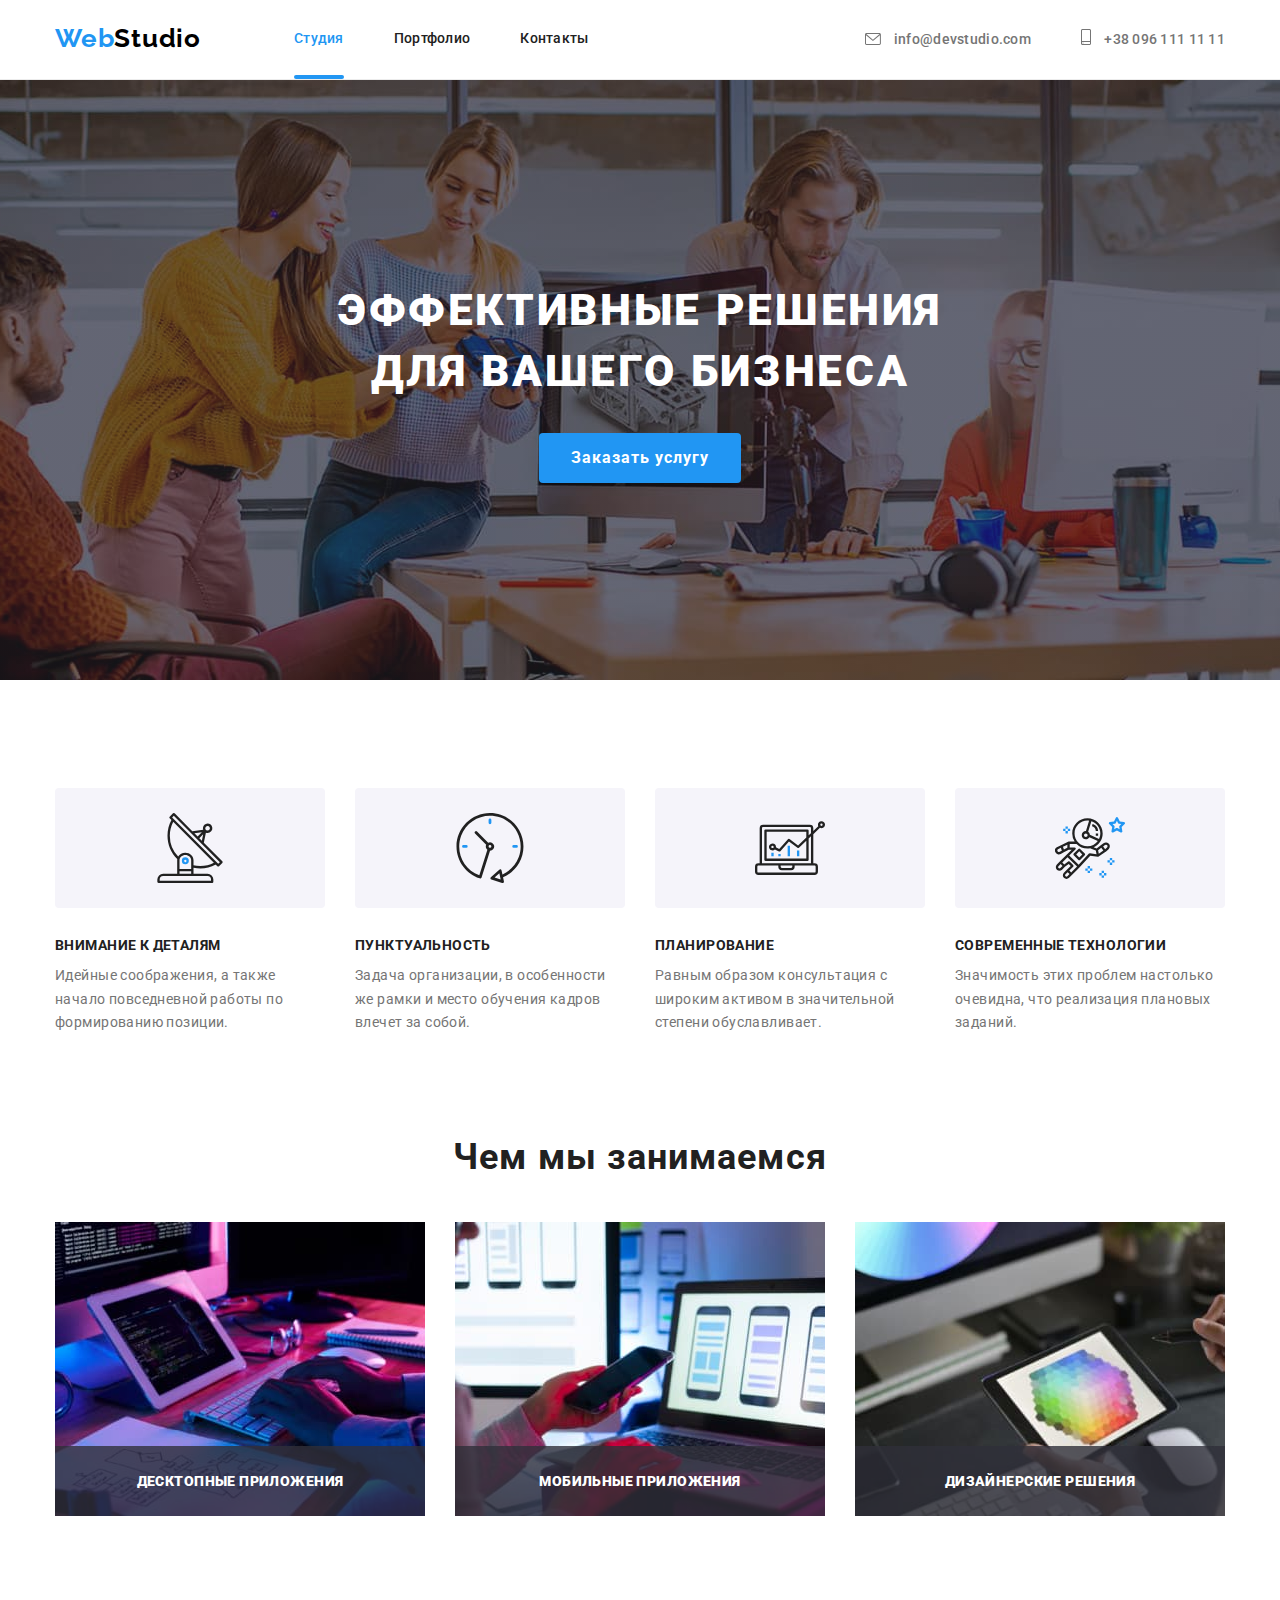
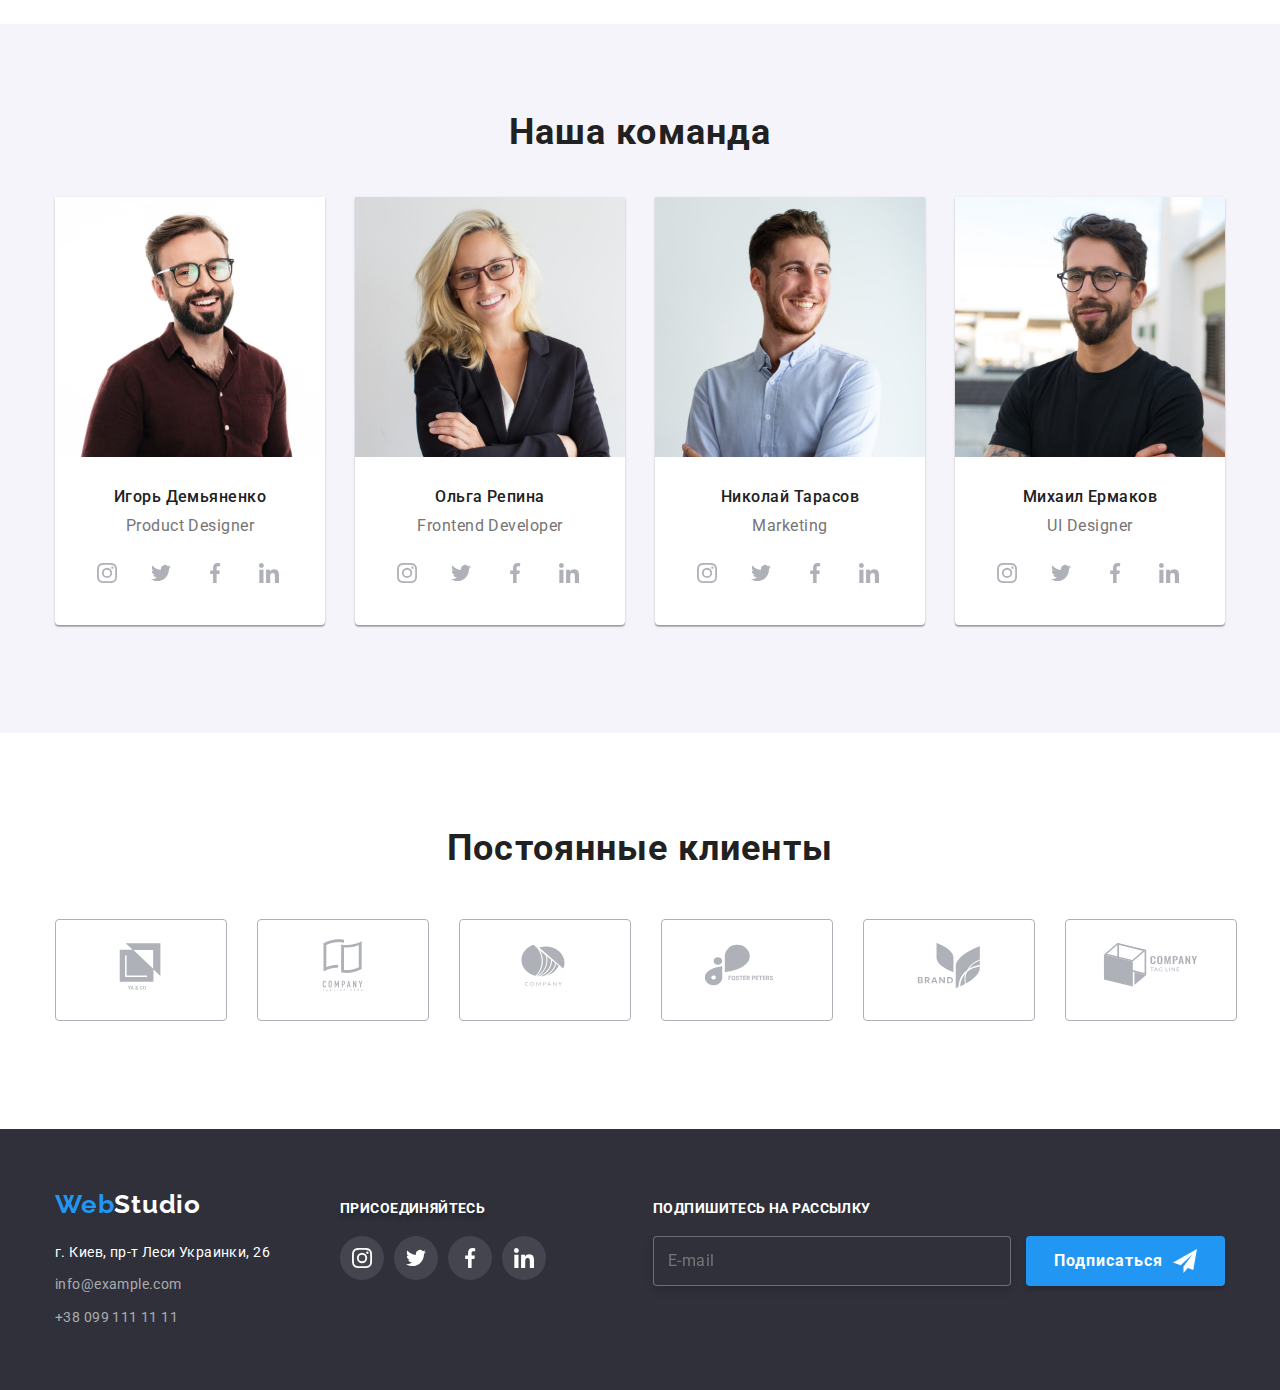
<file: index.html>
<!DOCTYPE html>
<html lang="ru">
  <head>
    <meta charset="UTF-8" />
    <meta http-equiv="X-UA-Compatible" content="IE=edge" />
    <meta name="viewport" content="width=device-width, initial-scale=1.0" />
    <title>Студия</title>

    <link rel="preconnect" href="https://fonts.googleapis.com" />
    <link rel="preconnect" href="https://fonts.gstatic.com" crossorigin />
    <link
      href="https://fonts.googleapis.com/css2?family=Raleway:wght@700&family=Roboto:wght@400;500;700;900&display=swap"
      rel="stylesheet"
    />
    <link
      rel="stylesheet"
      href="https://cdnjs.cloudflare.com/ajax/libs/modern-normalize/1.1.0/modern-normalize.min.css"
    />
    <link rel="stylesheet" href="./css/styles.css" />
  </head>
  <body>
    <!-- Header -->
    <header class="header">
      <div class="container header-container">
        <nav class="navigation">
          <a class="link logo-link" href="./index.html">
            <span class="logo-web">Web</span><span class="logo-studio">Studio</span>
          </a>
          <ul class="list">
            <li class="nav">
              <a class="link header-link line" href=""><span class="nav-color">Студия</span></a>
            </li>
            <li class="nav">
              <a class="link header-link" href="./portfolio.html">Портфолио</a>
            </li>
            <li class="nav">
              <a class="link header-link" href="">Контакты</a>
            </li>
          </ul>
        </nav>

        <ul class="header-contacts">
          <li class="list">
            <a class="link contacts-link" href="mailto:info@devstudio.com">
              <svg class="header-icon" width="16" height="12">
                <use href="./img/index-images/icons.svg#mail"></use>
              </svg>
              info@devstudio.com</a
            >
          </li>

          <li class="list">
            <a class="link contacts-link" href="tel:+380961111111">
              <svg class="header-icon" width="10" height="16">
                <use href="./img/index-images/icons.svg#smartphone"></use>
              </svg>
              +38 096 111 11 11</a
            >
          </li>
        </ul>
      </div>
    </header>
    <main>
      <!--Герой  -->
      <section class="overlay hero">
        <div class="container">
          <h1 class="hero-title">Эффективные решения для вашего бизнеса</h1>
          <button class="hero-button" type="button" data-modal-open>Заказать услугу</button>
        </div>
        <div class="backdrop is-hidden" data-modal>
          <div class="modal">
            <button class="modal-btn" data-modal-close>
              <svg width="18" height="18">
                <use href="./img/index-images/icons.svg#close-btn"></use>
              </svg>
            </button>
            <form action="#" class="form">
              <b>Оставьте свои данные, мы вам перезвоним</b>

              <label class="form-field">
                <span class="form-name">Имя</span>
                <span class="input"
                  ><input type="text" name="username" />
                  <svg class="form-icon">
                    <use href="img/index-images/icons.svg#name" width="18" height="18"></use>
                  </svg>
                </span>
              </label>

              <label class="form-field"
                ><span class="form-name">Телефон</span>
                <span class="input"
                  ><input type="tel" name="tel" />
                  <svg class="form-icon">
                    <use href="img/index-images/icons.svg#phone" width="18" height="18"></use>
                  </svg>
                </span>
              </label>

              <label class="form-field"
                ><span class="form-name">Почта</span>
                <span class="input"
                  ><input type="email" name="mail" />
                  <svg class="form-icon">
                    <use href="img/index-images/icons.svg#form_mail" width="18" height="18"></use>
                  </svg>
                </span>
              </label>

              <label class="form-field comment">
                <span class="form-name">Комментарий</span>

                <textarea name="comment" rows="4" placeholder="Введите текст"></textarea>
              </label>

              <div class="agreement">
                <input class="checkbox" type="checkbox" name="agreement" id="policy" />
                <label for="policy" class="agreement_text">
                  <span>
                    <svg class="icon_check">
                      <use
                        href="img/index-images/icons.svg#icon_check"
                        width="16"
                        height="15"
                      ></use>
                    </svg>
                  </span>
                  Соглашаюсь с рассылкой и принимаю
                </label>
                <a href="" target="_blank" rel="noopener noreferrer"
                  ><span> Условия договора</span></a
                >
              </div>
              <button type="submit">Отправить</button>
            </form>
          </div>
        </div>
      </section>

      <!-- особенности -->
      <section class="section features">
        <div class="container">
          <h2 class="hidden-title">Особенности</h2>
          <ul class="list">
            <li class="item">
              <div class="bg">
                <svg class="icon-btn" width="70" height="70">
                  <use href="./img/index-images/icons.svg#antenna"></use>
                </svg>
              </div>
              <h3 class="features-title">Внимание к деталям</h3>
              <p>
                Идейные соображения, а также начало повседневной работы по формированию позиции.
              </p>
            </li>

            <li class="item">
              <div class="bg">
                <svg width="70" height="70">
                  <use href="./img/index-images/icons.svg#clock"></use>
                </svg>
              </div>
              <h3 class="features-title">Пунктуальность</h3>
              <p>
                Задача организации, в особенности же рамки и место обучения кадров влечет за собой.
              </p>
            </li>
            <li class="item">
              <div class="bg">
                <svg width="70" height="70">
                  <use href="./img/index-images/icons.svg#diagram"></use>
                </svg>
              </div>
              <h3 class="features-title">Планирование</h3>
              <p>
                Равным образом консультация с широким активом в значительной степени обуславливает.
              </p>
            </li>
            <li class="item">
              <div class="bg">
                <svg width="70" height="70">
                  <use href="./img/index-images/icons.svg#astronaut"></use>
                </svg>
              </div>
              <h3 class="features-title">Современные технологии</h3>
              <p>Значимость этих проблем настолько очевидна, что реализация плановых заданий.</p>
            </li>
          </ul>
        </div>
      </section>
      <!-- Чем мы занимаемся -->
      <section class="section projects">
        <div class="container">
          <h2 class="projects-title">Чем мы занимаемся</h2>
          <ul class="list">
            <li class="item">
              <div class="project-img">
                <img src="./img/index-images/keyboard.jpg" alt="клавиатура" width="370" />
                <p class="project-info">Десктопные приложения</p>
              </div>
            </li>
            <li class="item">
              <div class="project-img">
                <img src="./img/index-images/laptop.jpg" alt="ноутбук" width="370" />
                <p class="project-info">Мобильные приложения</p>
              </div>
            </li>
            <li class="item">
              <div class="project-img">
                <img src="./img/index-images/tablet.jpg" alt="планшет" width="370" />
                <p class="project-info">Дизайнерские решения</p>
              </div>
            </li>
          </ul>
        </div>
      </section>
      <!-- Наша команда -->
      <section class="section team">
        <div class="container">
          <h2 class="team-title">Наша команда</h2>
          <ul class="list">
            <li class="team-item">
              <img
                class="img team-photo"
                src="./img/index-images/igor_demianenko.jpg"
                alt="photo Игорь_Демьяненко"
                width="270"
              />
              <div class="employee-info">
                <h3 class="employee-title">Игорь Демьяненко</h3>
                <p class="employee-position" lang="en">Product Designer</p>

                <div class="social-links-list">
                  <ul class="list">
                    <li class="icon-link">
                      <a class="social-links" href="">
                        <svg class="link-item" width="20" height="20">
                          <use href="./img/index-images/icons.svg#instagram"></use>
                        </svg>
                      </a>
                    </li>
                    <li class="icon-link">
                      <a class="social-links" href="">
                        <svg class="link-item" width="20" height="20">
                          <use href="./img/index-images/icons.svg#twitter"></use>
                        </svg>
                      </a>
                    </li>
                    <li class="icon-link">
                      <a class="social-links" href="">
                        <svg class="link-item" width="20" height="20">
                          <use href="./img/index-images/icons.svg#facebook"></use>
                        </svg>
                      </a>
                    </li>
                    <li class="icon-link">
                      <a class="social-links" href="">
                        <svg class="link-item" width="20" height="20">
                          <use href="./img/index-images/icons.svg#linkedin"></use>
                        </svg>
                      </a>
                    </li>
                  </ul>
                </div>
              </div>
            </li>
            <li class="team-item">
              <img
                class="img team-photo"
                src="./img/index-images/olga_repina.jpg"
                alt="photo Ольга_Репина"
                width="270"
              />
              <div class="employee-info">
                <h3 class="employee-title">Ольга Репина</h3>
                <p class="employee-position" lang="en">Frontend Developer</p>
                <div class="social-links-list">
                  <ul class="list">
                    <li class="icon-link">
                      <a class="social-links" href="">
                        <svg class="link-item" width="20" height="20">
                          <use href="./img/index-images/icons.svg#instagram"></use>
                        </svg>
                      </a>
                    </li>
                    <li class="icon-link">
                      <a class="social-links" href="">
                        <svg class="link-item" width="20" height="20">
                          <use href="./img/index-images/icons.svg#twitter"></use>
                        </svg>
                      </a>
                    </li>
                    <li class="icon-link">
                      <a class="social-links" href="">
                        <svg class="link-item" width="20" height="20">
                          <use href="./img/index-images/icons.svg#facebook"></use>
                        </svg>
                      </a>
                    </li>
                    <li class="icon-link">
                      <a class="social-links" href="">
                        <svg class="link-item" width="20" height="20">
                          <use href="./img/index-images/icons.svg#linkedin"></use>
                        </svg>
                      </a>
                    </li>
                  </ul>
                </div>
              </div>
            </li>
            <li class="team-item">
              <img
                class="img team-photo"
                src="./img/index-images/nikolay_tarasov.jpg"
                alt="photo Николай_Тарасов"
                width="270"
              />
              <div class="employee-info">
                <h3 class="employee-title">Николай Тарасов</h3>
                <p class="employee-position" lang="en">Marketing</p>
                <div class="social-links-list">
                  <ul class="list">
                    <li class="icon-link">
                      <a class="social-links" href="">
                        <svg class="link-item" width="20" height="20">
                          <use href="./img/index-images/icons.svg#instagram"></use>
                        </svg>
                      </a>
                    </li>
                    <li class="icon-link">
                      <a class="social-links" href="">
                        <svg class="link-item" width="20" height="20">
                          <use href="./img/index-images/icons.svg#twitter"></use>
                        </svg>
                      </a>
                    </li>
                    <li class="icon-link">
                      <a class="social-links" href="">
                        <svg class="link-item" width="20" height="20">
                          <use href="./img/index-images/icons.svg#facebook"></use>
                        </svg>
                      </a>
                    </li>
                    <li class="icon-link">
                      <a class="social-links" href="">
                        <svg class="link-item" width="20" height="20">
                          <use href="./img/index-images/icons.svg#linkedin"></use>
                        </svg>
                      </a>
                    </li>
                  </ul>
                </div>
              </div>
            </li>
            <li class="team-item">
              <img
                class="img team-photo"
                src="./img/index-images/mihail_ermakov.jpg"
                alt="photo Михаил_Ермаков"
                width="270"
              />
              <div class="employee-info">
                <h3 class="employee-title">Михаил Ермаков</h3>
                <p class="employee-position" lang="en">UI Designer</p>
                <div class="social-links-list">
                  <ul class="list">
                    <li class="icon-link">
                      <a class="social-links" href="">
                        <svg class="link-item" width="20" height="20">
                          <use href="./img/index-images/icons.svg#instagram"></use>
                        </svg>
                      </a>
                    </li>
                    <li class="icon-link">
                      <a class="social-links" href="">
                        <svg class="link-item" width="20" height="20">
                          <use href="./img/index-images/icons.svg#twitter"></use>
                        </svg>
                      </a>
                    </li>
                    <li class="icon-link">
                      <a class="social-links" href="">
                        <svg class="link-item" width="20" height="20">
                          <use href="./img/index-images/icons.svg#facebook"></use>
                        </svg>
                      </a>
                    </li>
                    <li class="icon-link">
                      <a class="social-links" href="">
                        <svg class="link-item" width="20" height="20">
                          <use href="./img/index-images/icons.svg#linkedin"></use>
                        </svg>
                      </a>
                    </li>
                  </ul>
                </div>
              </div>
            </li>
          </ul>
        </div>
      </section>
      <!-- Clients -->
      <section class="section">
        <div class="container">
          <h2 class="our-clients">Постоянные клиенты</h2>
          <ul class="clients-list list">
            <li class="clients-item">
              <a class="clients-link" href=""
                ><svg class="clients-icon" width="106" height="60">
                  <use href="./img/index-images/icons.svg#client1"></use>
                </svg>
              </a>
            </li>
            <li class="clients-item">
              <a class="clients-link" href=""
                ><svg class="clients-icon" width="106" height="60">
                  <use href="./img/index-images/icons.svg#client2"></use>
                </svg>
              </a>
            </li>
            <li class="clients-item">
              <a class="clients-link" href=""
                ><svg class="clients-icon" width="106" height="60">
                  <use href="./img/index-images/icons.svg#client3"></use>
                </svg>
              </a>
            </li>
            <li class="clients-item">
              <a class="clients-link" href=""
                ><svg class="clients-icon" width="106" height="60">
                  <use href="./img/index-images/icons.svg#client4"></use>
                </svg>
              </a>
            </li>
            <li class="clients-item">
              <a class="clients-link" href=""
                ><svg class="clients-icon" width="106" height="60">
                  <use href="./img/index-images/icons.svg#client5"></use>
                </svg>
              </a>
            </li>
            <li class="clients-item">
              <a class="clients-link" href=""
                ><svg class="clients-icon" width="106" height="60">
                  <use href="./img/index-images/icons.svg#client6"></use>
                </svg>
              </a>
            </li>
          </ul>
        </div>
      </section>
    </main>
    <!--Футер  -->
    <footer class="footer">
      <div class="container">
        <div class="address">
          <a class="link logo-link" href="./index.html"
            ><span class="logo-web">Web</span><span class="logo-studio-footer">Studio</span>
          </a>

          <address>
            <ul class="list-address">
              <li class="address-item">
                <a
                  class="link footer-address"
                  href="https://www.google.com/maps/d/u/0/viewer?msa=0&mid=10uSM3H-mIU3GznYo2szRIEphczw&ll=50.42732700000001%2C30.538092&z=17"
                  target="_blank"
                  rel="noopener noreferrer"
                  >г. Киев, пр-т Леси Украинки, 26</a
                >
              </li>
              <li class="address-item">
                <a class="link footer-contacts" href="mailto:info@example.com">info@example.com</a>
              </li>
              <li class="address-item">
                <a class="link footer-contacts" href="tel:+380991111111">+38 099 111 11 11</a>
              </li>
            </ul>
          </address>
        </div>
        <div class="join-us">
          <h2>присоединяйтесь</h2>
          <ul class="list">
            <li class="footer-links-list">
              <a class="footer-links" href="">
                <svg class="footer-item" width="20" height="20">
                  <use href="./img/index-images/icons.svg#instagram-wite"></use>
                </svg>
              </a>
            </li>
            <li class="footer-links-list">
              <a class="footer-links" href="">
                <svg class="footer-item" width="20" height="20">
                  <use href="./img/index-images/icons.svg#twitter-wite"></use>
                </svg>
              </a>
            </li>
            <li class="footer-links-list">
              <a class="footer-links" href="">
                <svg class="footer-item" width="20" height="20">
                  <use href="./img/index-images/icons.svg#facebook-wite"></use>
                </svg>
              </a>
            </li>
            <li class="footer-links-list">
              <a class="footer-links" href="">
                <svg class="footer-item" width="20" height="20">
                  <use href="./img/index-images/icons.svg#linkedin-wite"></use>
                </svg>
              </a>
            </li>
          </ul>
        </div>

        <div class="subscribe">
          <form action="#">
            <h2>Подпишитесь на рассылку</h2>
            <label><input type="email" name="email" placeholder="E-mail" /> </label>
            <button type="submit">
              Подписаться
              <svg>
                <use href="img/index-images/icons.svg#icon_send" width="24" height="24"></use>
              </svg>
            </button>
          </form>
        </div>
      </div>
    </footer>
    <script src="./js/modal.js"></script>
  </body>
</html>
</file>
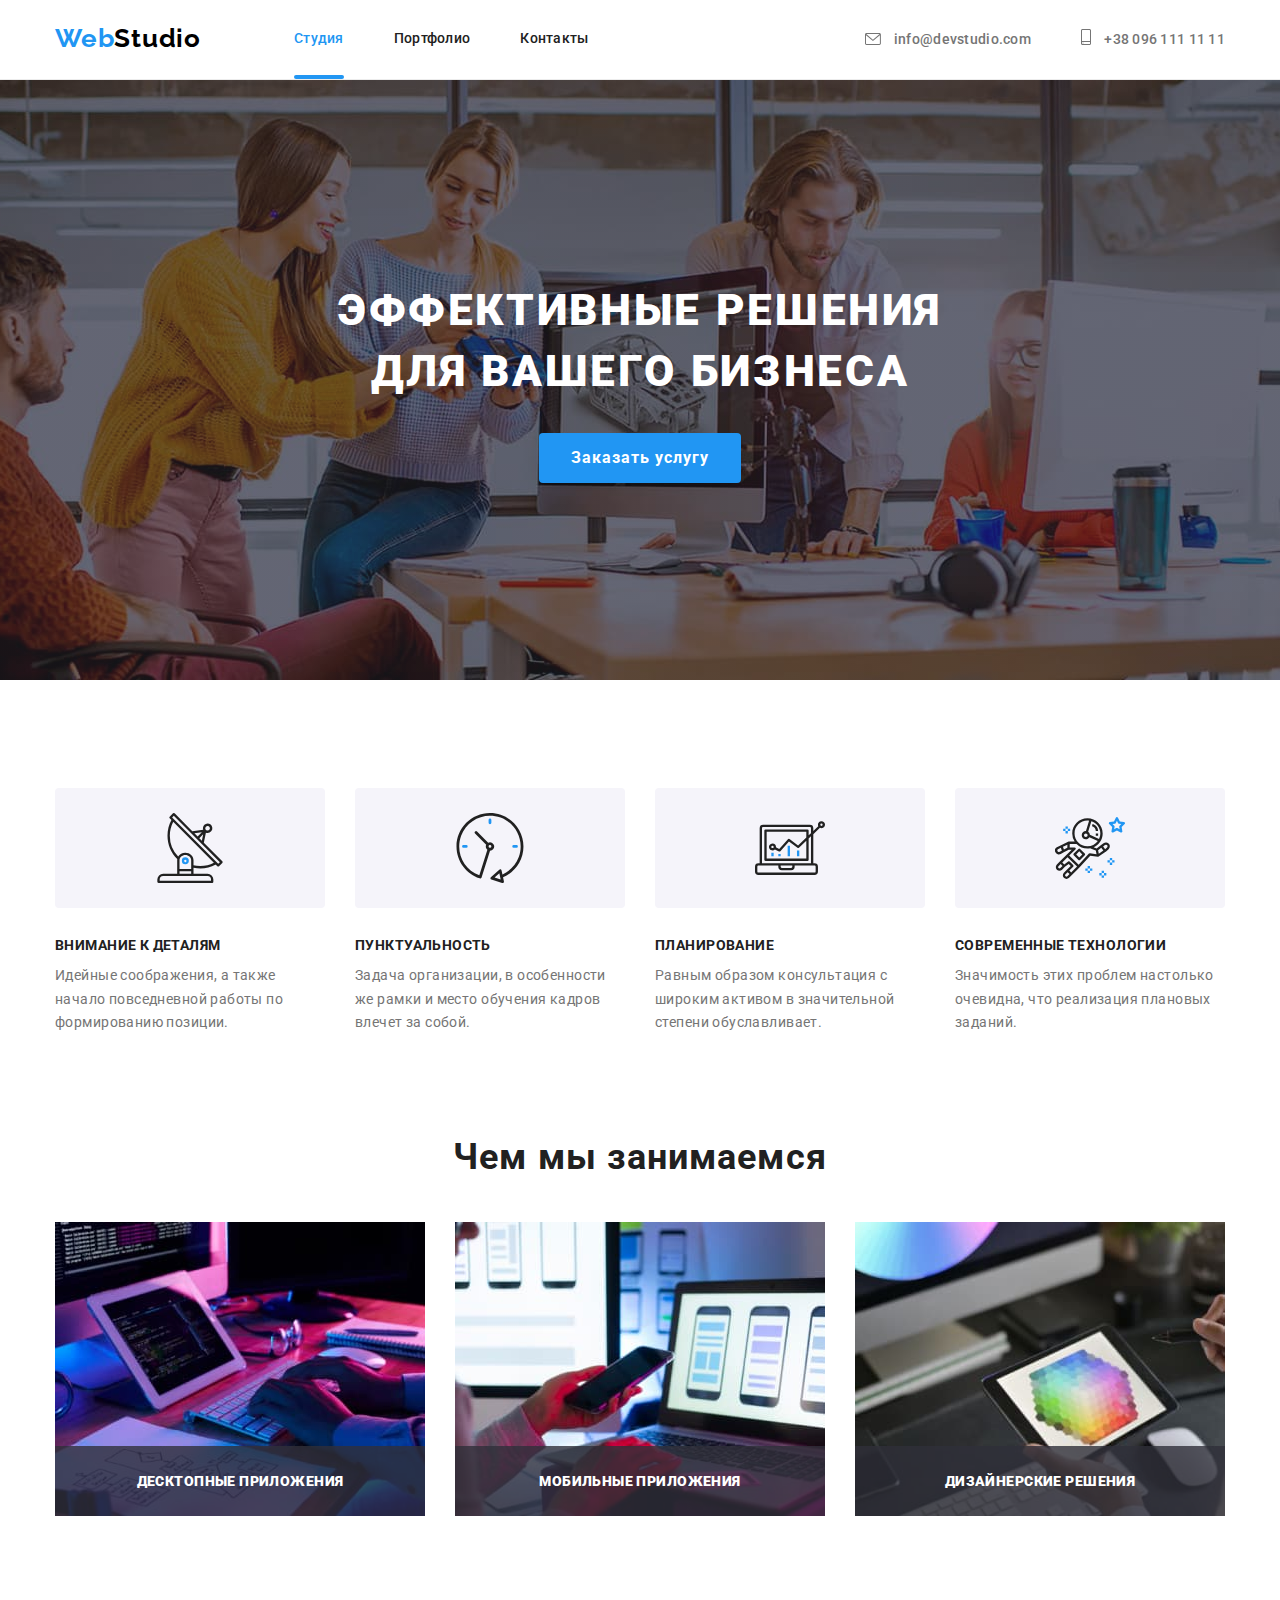
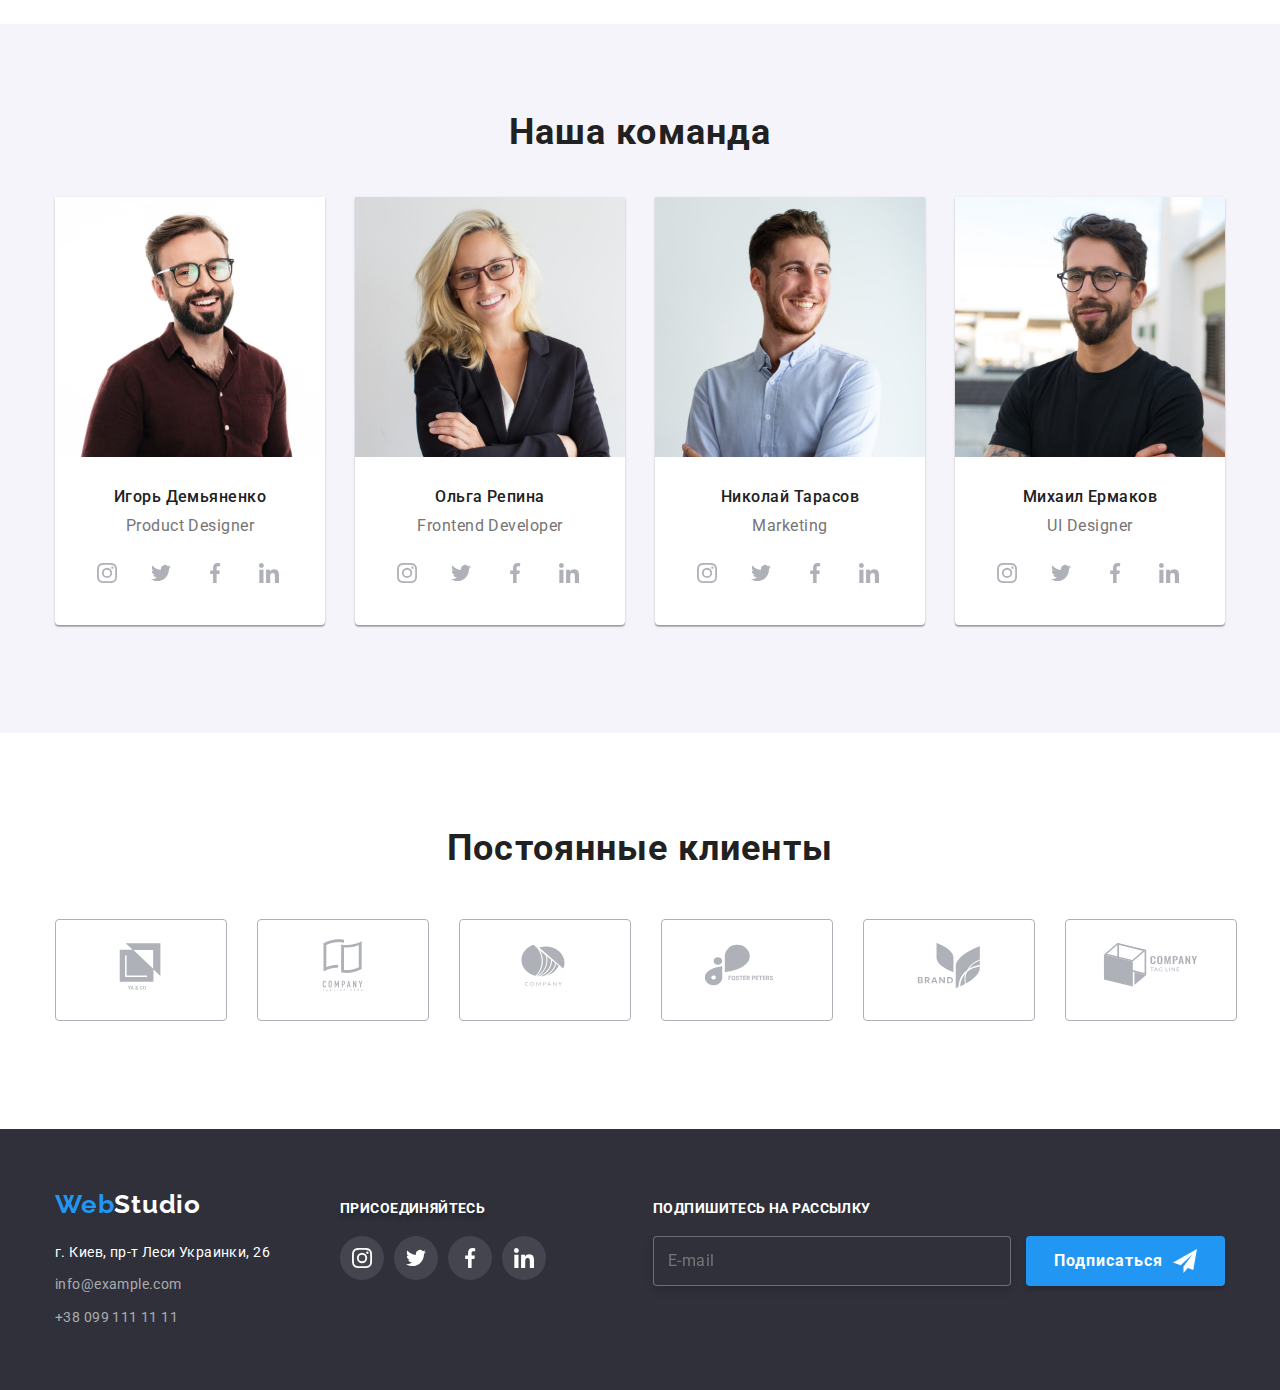
<file: index-tamplate.html>
<!DOCTYPE html>
<html lang="ru">
  <head>
    <meta charset="UTF-8" />
    <meta http-equiv="X-UA-Compatible" content="IE=edge" />
    <meta name="viewport" content="width=device-width, initial-scale=1.0" />
    <title>Студия</title>

    <link rel="preconnect" href="https://fonts.googleapis.com" />
    <link rel="preconnect" href="https://fonts.gstatic.com" crossorigin />
    <link
      href="https://fonts.googleapis.com/css2?family=Raleway:wght@700&family=Roboto:wght@400;500;700;900&display=swap"
      rel="stylesheet"
    />
    <link
      rel="stylesheet"
      href="https://cdnjs.cloudflare.com/ajax/libs/modern-normalize/1.1.0/modern-normalize.min.css"
    />
    <link rel="stylesheet" href="./css/styles-tamplate.css" />
  </head>
  <body>
    <!-- Хедер -->
    <header class="header">
      <div class="container header-container">
        <nav class="navigation">
          <a class="link logo-link" href="./index.html">
            <span class="logo-web">Web</span><span class="logo-studio">Studio</span>
          </a>
          <ul class="list">
            <li class="nav">
              <a class="link header-link line" href=""><span class="nav-color">Студия</span></a>
            </li>
            <li class="nav">
              <a class="link header-link" href="./portfolio.html">Портфолио</a>
            </li>
            <li class="nav">
              <a class="link header-link" href="">Контакты</a>
            </li>
          </ul>
        </nav>

        <ul class="header-contacts">
          <li class="list">
            <a class="link contacts-link" href="mailto:info@devstudio.com">
              <svg class="header-icon" width="16" height="12">
                <use href="./img/index-images/icons.svg#mail"></use>
              </svg>
              info@devstudio.com</a
            >
          </li>

          <li class="list">
            <a class="link contacts-link" href="tel:+380961111111">
              <svg class="header-icon" width="10" height="16">
                <use href="./img/index-images/icons.svg#smartphone"></use>
              </svg>
              +38 096 111 11 11</a
            >
          </li>
        </ul>
      </div>
    </header>
    <main>
      <!--Герой  -->
      <section class="overlay hero">
        <div class="container">
          <h1 class="hero-title">Эффективные решения для вашего бизнеса</h1>
          <button class="hero-button" type="button" data-modal-open>Заказать услугу</button>
        </div>
        <div class="backdrop is-hidden" data-modal>
          <div class="modal">
            <button class="modal-btn" data-modal-close>
              <svg width="18" height="18">
                <use href="./img/index-images/icons.svg#close-btn"></use>
              </svg>
            </button>
            <form action="#" class="form">
              <b>Оставьте свои данные, мы вам перезвоним</b>

              <label class="form-field">
                Имя
                <span class="input"
                  ><input type="text" name="username" />
                  <svg class="form-icon">
                    <use href="img/index-images/icons.svg#name" width="18" height="18"></use>
                  </svg>
                </span>
              </label>

              <label class="form-field"
                >Телефон
                <span class="input"
                  ><input type="tel" name="tel" />
                  <svg class="form-icon">
                    <use href="img/index-images/icons.svg#phone" width="18" height="18"></use>
                  </svg>
                </span>
              </label>

              <label class="form-field"
                >Почта
                <span class="input"
                  ><input type="email" name="mail" />
                  <svg class="form-icon">
                    <use href="img/index-images/icons.svg#form_mail" width="18" height="18"></use>
                  </svg>
                </span>
              </label>

              <label class="form-field comment">
                Комментарий

                <textarea name="comment" rows="4" placeholder="Введите текст"></textarea>
              </label>

              <div class="agreement">
                <input class="checkbox" type="checkbox" name="agreement" id="policy" />
                <label for="policy" class="agreement_text">
                  <span>
                    <svg class="icon_check">
                      <use
                        href="img/index-images/icons.svg#icon_check"
                        width="16"
                        height="15"
                      ></use>
                    </svg>
                  </span>
                  Соглашаюсь с рассылкой и принимаю
                </label>
                <a href="" target="_blank" rel="noopener noreferrer"
                  ><span> Условия договора</span></a
                >
              </div>
              <button type="submit">Отправить</button>
            </form>
          </div>
        </div>
      </section>

      <!-- особенности -->
      <section class="section features">
        <div class="container">
          <h2 class="hidden-title">Особенности</h2>
          <ul class="list">
            <li class="item">
              <div class="bg">
                <svg class="icon-btn" width="70" height="70">
                  <use href="./img/index-images/icons.svg#antenna"></use>
                </svg>
              </div>
              <h3 class="features-title">Внимание к деталям</h3>
              <p>
                Идейные соображения, а также начало повседневной работы по формированию позиции.
              </p>
            </li>

            <li class="item">
              <div class="bg">
                <svg width="70" height="70">
                  <use href="./img/index-images/icons.svg#clock"></use>
                </svg>
              </div>
              <h3 class="features-title">Пунктуальность</h3>
              <p>
                Задача организации, в особенности же рамки и место обучения кадров влечет за собой.
              </p>
            </li>
            <li class="item">
              <div class="bg">
                <svg width="70" height="70">
                  <use href="./img/index-images/icons.svg#diagram"></use>
                </svg>
              </div>
              <h3 class="features-title">Планирование</h3>
              <p>
                Равным образом консультация с широким активом в значительной степени обуславливает.
              </p>
            </li>
            <li class="item">
              <div class="bg">
                <svg width="70" height="70">
                  <use href="./img/index-images/icons.svg#astronaut"></use>
                </svg>
              </div>
              <h3 class="features-title">Современные технологии</h3>
              <p>Значимость этих проблем настолько очевидна, что реализация плановых заданий.</p>
            </li>
          </ul>
        </div>
      </section>
      <!-- Чем мы занимаемся -->
      <section class="section projects">
        <div class="container">
          <h2 class="projects-title">Чем мы занимаемся</h2>
          <ul class="list">
            <li class="item">
              <div class="project-img">
                <img src="./img/index-images/keyboard.jpg" alt="клавиатура" width="370" />
                <p class="project-info">Десктопные приложения</p>
              </div>
            </li>
            <li class="item">
              <div class="project-img">
                <img src="./img/index-images/laptop.jpg" alt="ноутбук" width="370" />
                <p class="project-info">Мобильные приложения</p>
              </div>
            </li>
            <li class="item">
              <div class="project-img">
                <img src="./img/index-images/tablet.jpg" alt="планшет" width="370" />
                <p class="project-info">Дизайнерские решения</p>
              </div>
            </li>
          </ul>
        </div>
      </section>
      <!-- Наша команда -->
      <section class="section team">
        <div class="container">
          <h2 class="team-title">Наша команда</h2>
          <ul class="list">
            <li class="team-item">
              <img
                class="img team-photo"
                src="./img/index-images/igor_demianenko.jpg"
                alt="photo Игорь_Демьяненко"
                width="270"
              />
              <div class="employee-info">
                <h3 class="employee-title">Игорь Демьяненко</h3>
                <p class="employee-position" lang="en">Product Designer</p>

                <div class="social-links-list">
                  <ul class="list">
                    <li class="icon-link">
                      <a class="social-links" href="">
                        <svg class="link-item" width="20" height="20">
                          <use href="./img/index-images/icons.svg#instagram"></use>
                        </svg>
                      </a>
                    </li>
                    <li class="icon-link">
                      <a class="social-links" href="">
                        <svg class="link-item" width="20" height="20">
                          <use href="./img/index-images/icons.svg#twitter"></use>
                        </svg>
                      </a>
                    </li>
                    <li class="icon-link">
                      <a class="social-links" href="">
                        <svg class="link-item" width="20" height="20">
                          <use href="./img/index-images/icons.svg#facebook"></use>
                        </svg>
                      </a>
                    </li>
                    <li class="icon-link">
                      <a class="social-links" href="">
                        <svg class="link-item" width="20" height="20">
                          <use href="./img/index-images/icons.svg#linkedin"></use>
                        </svg>
                      </a>
                    </li>
                  </ul>
                </div>
              </div>
            </li>
            <li class="team-item">
              <img
                class="img team-photo"
                src="./img/index-images/olga_repina.jpg"
                alt="photo Ольга_Репина"
                width="270"
              />
              <div class="employee-info">
                <h3 class="employee-title">Ольга Репина</h3>
                <p class="employee-position" lang="en">Frontend Developer</p>
                <div class="social-links-list">
                  <ul class="list">
                    <li class="icon-link">
                      <a class="social-links" href="">
                        <svg class="link-item" width="20" height="20">
                          <use href="./img/index-images/icons.svg#instagram"></use>
                        </svg>
                      </a>
                    </li>
                    <li class="icon-link">
                      <a class="social-links" href="">
                        <svg class="link-item" width="20" height="20">
                          <use href="./img/index-images/icons.svg#twitter"></use>
                        </svg>
                      </a>
                    </li>
                    <li class="icon-link">
                      <a class="social-links" href="">
                        <svg class="link-item" width="20" height="20">
                          <use href="./img/index-images/icons.svg#facebook"></use>
                        </svg>
                      </a>
                    </li>
                    <li class="icon-link">
                      <a class="social-links" href="">
                        <svg class="link-item" width="20" height="20">
                          <use href="./img/index-images/icons.svg#linkedin"></use>
                        </svg>
                      </a>
                    </li>
                  </ul>
                </div>
              </div>
            </li>
            <li class="team-item">
              <img
                class="img team-photo"
                src="./img/index-images/nikolay_tarasov.jpg"
                alt="photo Николай_Тарасов"
                width="270"
              />
              <div class="employee-info">
                <h3 class="employee-title">Николай Тарасов</h3>
                <p class="employee-position" lang="en">Marketing</p>
                <div class="social-links-list">
                  <ul class="list">
                    <li class="icon-link">
                      <a class="social-links" href="">
                        <svg class="link-item" width="20" height="20">
                          <use href="./img/index-images/icons.svg#instagram"></use>
                        </svg>
                      </a>
                    </li>
                    <li class="icon-link">
                      <a class="social-links" href="">
                        <svg class="link-item" width="20" height="20">
                          <use href="./img/index-images/icons.svg#twitter"></use>
                        </svg>
                      </a>
                    </li>
                    <li class="icon-link">
                      <a class="social-links" href="">
                        <svg class="link-item" width="20" height="20">
                          <use href="./img/index-images/icons.svg#facebook"></use>
                        </svg>
                      </a>
                    </li>
                    <li class="icon-link">
                      <a class="social-links" href="">
                        <svg class="link-item" width="20" height="20">
                          <use href="./img/index-images/icons.svg#linkedin"></use>
                        </svg>
                      </a>
                    </li>
                  </ul>
                </div>
              </div>
            </li>
            <li class="team-item">
              <img
                class="img team-photo"
                src="./img/index-images/mihail_ermakov.jpg"
                alt="photo Михаил_Ермаков"
                width="270"
              />
              <div class="employee-info">
                <h3 class="employee-title">Михаил Ермаков</h3>
                <p class="employee-position" lang="en">UI Designer</p>
                <div class="social-links-list">
                  <ul class="list">
                    <li class="icon-link">
                      <a class="social-links" href="">
                        <svg class="link-item" width="20" height="20">
                          <use href="./img/index-images/icons.svg#instagram"></use>
                        </svg>
                      </a>
                    </li>
                    <li class="icon-link">
                      <a class="social-links" href="">
                        <svg class="link-item" width="20" height="20">
                          <use href="./img/index-images/icons.svg#twitter"></use>
                        </svg>
                      </a>
                    </li>
                    <li class="icon-link">
                      <a class="social-links" href="">
                        <svg class="link-item" width="20" height="20">
                          <use href="./img/index-images/icons.svg#facebook"></use>
                        </svg>
                      </a>
                    </li>
                    <li class="icon-link">
                      <a class="social-links" href="">
                        <svg class="link-item" width="20" height="20">
                          <use href="./img/index-images/icons.svg#linkedin"></use>
                        </svg>
                      </a>
                    </li>
                  </ul>
                </div>
              </div>
            </li>
          </ul>
        </div>
      </section>
      <!-- Clients -->
      <section class="section">
        <div class="container">
          <h2 class="our-clients">Постоянные клиенты</h2>
          <ul class="clients-list list">
            <li class="clients-item">
              <a class="clients-link" href=""
                ><svg class="clients-icon" width="106" height="60">
                  <use href="./img/index-images/icons.svg#client1"></use>
                </svg>
              </a>
            </li>
            <li class="clients-item">
              <a class="clients-link" href=""
                ><svg class="clients-icon" width="106" height="60">
                  <use href="./img/index-images/icons.svg#client2"></use>
                </svg>
              </a>
            </li>
            <li class="clients-item">
              <a class="clients-link" href=""
                ><svg class="clients-icon" width="106" height="60">
                  <use href="./img/index-images/icons.svg#client3"></use>
                </svg>
              </a>
            </li>
            <li class="clients-item">
              <a class="clients-link" href=""
                ><svg class="clients-icon" width="106" height="60">
                  <use href="./img/index-images/icons.svg#client4"></use>
                </svg>
              </a>
            </li>
            <li class="clients-item">
              <a class="clients-link" href=""
                ><svg class="clients-icon" width="106" height="60">
                  <use href="./img/index-images/icons.svg#client5"></use>
                </svg>
              </a>
            </li>
            <li class="clients-item">
              <a class="clients-link" href=""
                ><svg class="clients-icon" width="106" height="60">
                  <use href="./img/index-images/icons.svg#client6"></use>
                </svg>
              </a>
            </li>
          </ul>
        </div>
      </section>
    </main>
    <!--Футер  -->
    <footer class="footer">
      <div class="container">
        <div class="address">
          <a class="link logo-link" href="./index.html"
            ><span class="logo-web">Web</span><span class="logo-studio-footer">Studio</span>
          </a>

          <address>
            <ul class="list-address">
              <li class="address-item">
                <a
                  class="link footer-address"
                  href="https://www.google.com/maps/d/u/0/viewer?msa=0&mid=10uSM3H-mIU3GznYo2szRIEphczw&ll=50.42732700000001%2C30.538092&z=17"
                  target="_blank"
                  rel="noopener noreferrer"
                  >г. Киев, пр-т Леси Украинки, 26</a
                >
              </li>
              <li class="address-item">
                <a class="link footer-contacts" href="mailto:info@example.com">info@example.com</a>
              </li>
              <li class="address-item">
                <a class="link footer-contacts" href="tel:+380991111111">+38 099 111 11 11</a>
              </li>
            </ul>
          </address>
        </div>
        <div class="join-us">
          <h2>присоединяйтесь</h2>
          <ul class="list">
            <li class="footer-links-list">
              <a class="footer-links" href="">
                <svg class="footer-item" width="20" height="20">
                  <use href="./img/index-images/icons.svg#instagram-wite"></use>
                </svg>
              </a>
            </li>
            <li class="footer-links-list">
              <a class="footer-links" href="">
                <svg class="footer-item" width="20" height="20">
                  <use href="./img/index-images/icons.svg#twitter-wite"></use>
                </svg>
              </a>
            </li>
            <li class="footer-links-list">
              <a class="footer-links" href="">
                <svg class="footer-item" width="20" height="20">
                  <use href="./img/index-images/icons.svg#facebook-wite"></use>
                </svg>
              </a>
            </li>
            <li class="footer-links-list">
              <a class="footer-links" href="">
                <svg class="footer-item" width="20" height="20">
                  <use href="./img/index-images/icons.svg#linkedin-wite"></use>
                </svg>
              </a>
            </li>
          </ul>
        </div>

        <div class="subscribe">
          <form action="#">
            <h2>Подпишитесь на рассылку</h2>
            <label><input type="email" name="email" placeholder="E-mail" /> </label>
            <button type="submit">
              Подписаться
              <svg>
                <use href="img/index-images/icons.svg#icon_send" width="24" height="24"></use>
              </svg>
            </button>
          </form>
        </div>
      </div>
    </footer>
    <script src="./js/modal.js"></script>
  </body>
</html>
</file>
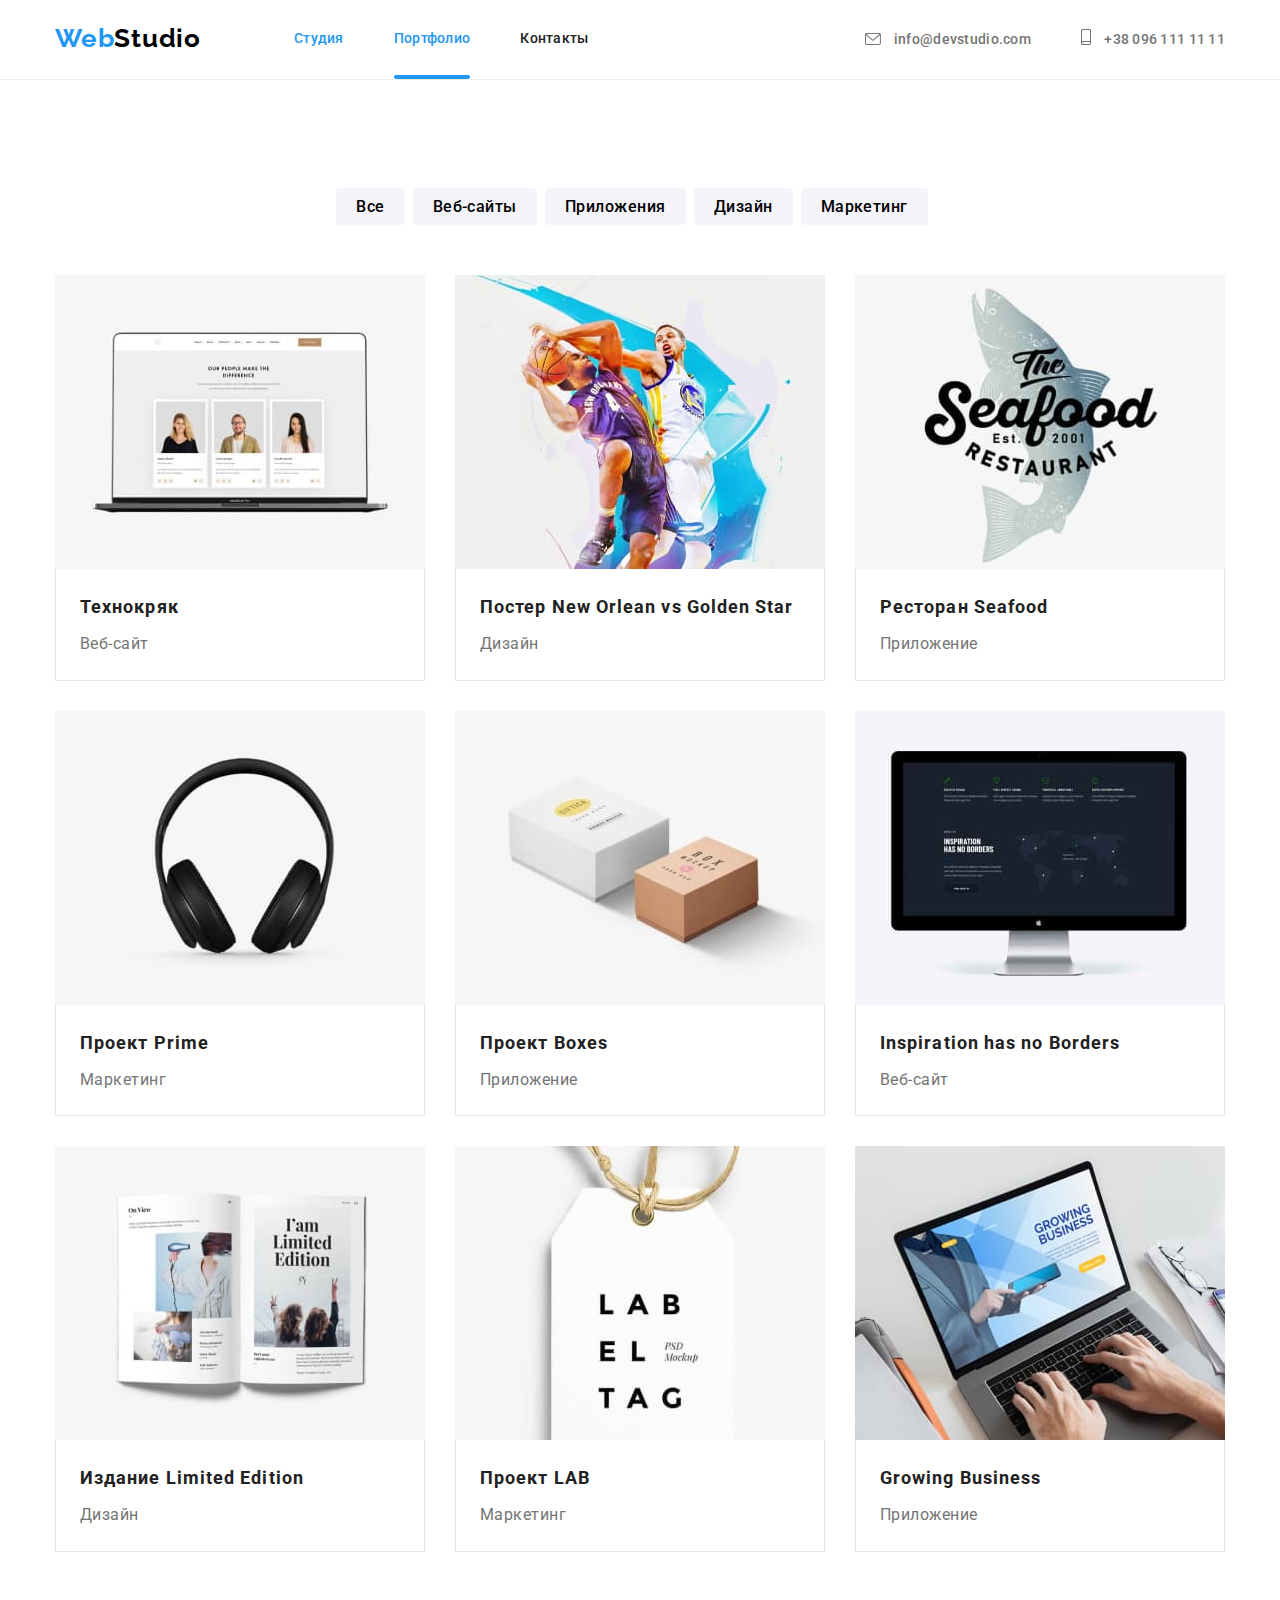
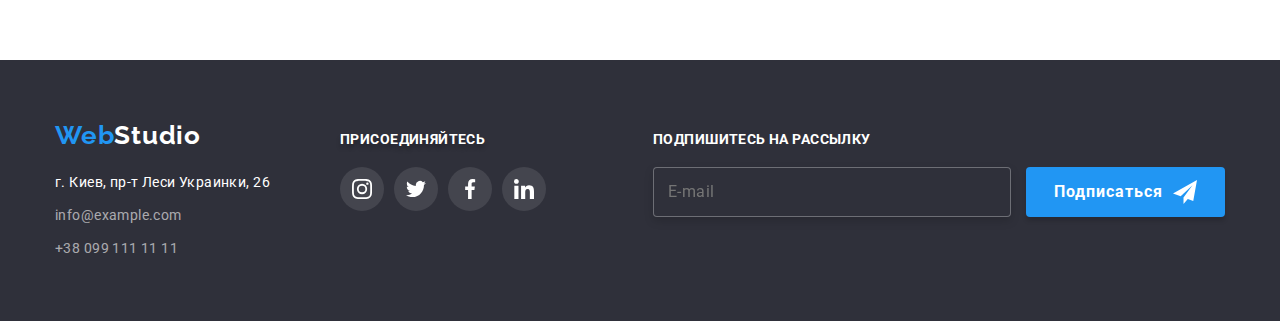
<file: portfolio.html>
<!DOCTYPE html>
<html lang="ru">
  <head>
    <meta charset="UTF-8" />
    <meta http-equiv="X-UA-Compatible" content="IE=edge" />
    <meta name="viewport" content="width=device-width, initial-scale=1.0" />
    <title>Студия</title>

    <link rel="preconnect" href="https://fonts.googleapis.com" />
    <link rel="preconnect" href="https://fonts.gstatic.com" crossorigin />
    <link
      href="https://fonts.googleapis.com/css2?family=Raleway:wght@700&family=Roboto:wght@400;500;700;900&display=swap"
      rel="stylesheet"
    />

    <link
      rel="stylesheet"
      href="https://cdnjs.cloudflare.com/ajax/libs/modern-normalize/1.1.0/modern-normalize.min.css"
    />
    <link rel="stylesheet" href="./css/styles.css" />
  </head>
  <body>
    <!-- Хедер -->
    <header class="header">
      <div class="container header-container">
        <nav class="navigation">
          <a class="link logo-link" href="./index.html">
            <span class="logo-web">Web</span><span class="logo-studio">Studio</span>
          </a>
          <ul class="list">
            <li class="nav">
              <a class="link header-link" href="./index.html"
                ><span class="nav-color">Студия</span></a
              >
            </li>
            <li class="nav">
              <a class="link header-link line" href=""><span class="nav-color">Портфолио</span></a>
            </li>
            <li class="nav">
              <a class="link header-link" href="">Контакты</a>
            </li>
          </ul>
        </nav>

        <ul class="header-contacts">
          <li class="list">
            <a class="link contacts-link" href="mailto:info@devstudio.com">
              <svg class="header-icon" width="16" height="12">
                <use href="./img/index-images/icons.svg#mail"></use>
              </svg>
              info@devstudio.com</a
            >
          </li>

          <li class="list">
            <a class="link contacts-link" href="tel:+380961111111">
              <svg class="header-icon" width="10" height="16">
                <use href="./img/index-images/icons.svg#smartphone"></use>
              </svg>
              +38 096 111 11 11</a
            >
          </li>
        </ul>
      </div>
    </header>
    <main>
      <section class="section">
        <!-- Кнопки -->
        <div class="container">
          <h1 class="hidden-title">Проекты</h1>
          <ul class="list list-buttons">
            <li class="buttons">
              <button class="portfolio-button" type="button">Все</button>
            </li>
            <li class="buttons">
              <button class="portfolio-button" type="button">Веб-сайты</button>
            </li>

            <li class="buttons">
              <button class="portfolio-button" type="button">Приложения</button>
            </li>
            <li class="buttons">
              <button class="portfolio-button" type="button">Дизайн</button>
            </li>
            <li class="buttons">
              <button class="portfolio-button" type="button">Маркетинг</button>
            </li>
          </ul>

          <!-- Проекты -->
          <ul class="list projects-list">
            <li class="project-items">
              <a class="link" href="">
                <div class="portfolio-img">
                  <img
                    src="./img/portfolio-images/technokriak.jpg"
                    alt="Нуотбук с портфолио людей"
                    width="370"
                  />
                  <p>
                    Технокряк это современная площадка распространения коронавируса. Компании
                    используют эту платформу для цифрового шпионажа и атак на защищённые сервера
                    конкурентов.
                  </p>
                </div>
                <div class="card-desc">
                  <h2 class="portfolio-projects-title">Технокряк</h2>
                  <p class="portfolio-description">Веб-сайт</p>
                </div></a
              >
            </li>
            <li class="project-items">
              <a class="link" href="">
                <div class="portfolio-img">
                  <img
                    src="./img/portfolio-images/new-orlean-poster.jpg"
                    alt="Постер с двумя баскетболистами"
                    width="370"
                  />
                  <p>
                    Технокряк это современная площадка распространения коронавируса. Компании
                    используют эту платформу для цифрового шпионажа и атак на защищённые сервера
                    конкурентов.
                  </p>
                </div>
                <div class="card-desc">
                  <h2 class="portfolio-projects-title">Постер New Orlean vs Golden Star</h2>
                  <p class="portfolio-description">Дизайн</p>
                </div></a
              >
            </li>
            <li class="project-items">
              <a class="link" href=""
                ><div class="portfolio-img">
                  <img
                    src="./img/portfolio-images/seafood-restourant.jpg"
                    alt="Логотип ресторана"
                    width="370"
                  />
                  <p>
                    Технокряк это современная площадка распространения коронавируса. Компании
                    используют эту платформу для цифрового шпионажа и атак на защищённые сервера
                    конкурентов.
                  </p>
                </div>
                <div class="card-desc">
                  <h2 class="portfolio-projects-title">Ресторан Seafood</h2>
                  <p class="portfolio-description">Приложение</p>
                </div></a
              >
            </li>
            <li class="project-items">
              <a class="link" href="">
                <div class="portfolio-img">
                  <img src="./img/portfolio-images/prime-poject.jpg" alt="Наушники" width="370" />
                  <p>
                    Технокряк это современная площадка распространения коронавируса. Компании
                    используют эту платформу для цифрового шпионажа и атак на защищённые сервера
                    конкурентов.
                  </p>
                </div>
                <div class="card-desc">
                  <h2 class="portfolio-projects-title">Проект Prime</h2>
                  <p class="portfolio-description">Маркетинг</p>
                </div></a
              >
            </li>
            <li class="project-items">
              <a class="link" href="">
                <div class="portfolio-img">
                  <img
                    src="./img/portfolio-images/boxes-project.jpg"
                    alt="Две коробки"
                    width="370"
                  />
                  <p>
                    Технокряк это современная площадка распространения коронавируса. Компании
                    используют эту платформу для цифрового шпионажа и атак на защищённые сервера
                    конкурентов.
                  </p>
                </div>
                <div class="card-desc">
                  <h2 class="portfolio-projects-title">Проект Boxes</h2>
                  <p class="portfolio-description">Приложение</p>
                </div></a
              >
            </li>
            <li class="project-items">
              <a class="link" href="">
                <div class="portfolio-img">
                  <img
                    src="./img/portfolio-images/inspiration-has-no-borders.jpg"
                    alt=" Монитор"
                    width="370"
                  />
                  <p>
                    Технокряк это современная площадка распространения коронавируса. Компании
                    используют эту платформу для цифрового шпионажа и атак на защищённые сервера
                    конкурентов.
                  </p>
                </div>
                <div class="card-desc">
                  <h2 class="portfolio-projects-title">Inspiration has no Borders</h2>
                  <p class="portfolio-description">Веб-сайт</p>
                </div></a
              >
            </li>
            <li class="project-items">
              <a class="link" href="">
                <div class="portfolio-img">
                  <img src="./img/portfolio-images/limited-edition.jpg" alt="Книга" width="370" />
                  <p>
                    Технокряк это современная площадка распространения коронавируса. Компании
                    используют эту платформу для цифрового шпионажа и атак на защищённые сервера
                    конкурентов.
                  </p>
                </div>
                <div class="card-desc">
                  <h2 class="portfolio-projects-title">Издание Limited Edition</h2>
                  <p class="portfolio-description">Дизайн</p>
                </div></a
              >
            </li>
            <li class="project-items">
              <a class="link" href="">
                <div class="portfolio-img">
                  <img
                    src="./img/portfolio-images/lab-project.jpg"
                    alt="Бирка с логотипом компании"
                    width="370"
                  />
                  <p>
                    Технокряк это современная площадка распространения коронавируса. Компании
                    используют эту платформу для цифрового шпионажа и атак на защищённые сервера
                    конкурентов.
                  </p>
                </div>
                <div class="card-desc">
                  <h2 class="portfolio-projects-title">Проект LAB</h2>
                  <p class="portfolio-description">Маркетинг</p>
                </div></a
              >
            </li>
            <li class="project-items">
              <a class="link" href=""
                ><div class="portfolio-img">
                  <img
                    src="./img/portfolio-images/growing-business.jpg"
                    alt="Ноутбук"
                    width="370"
                  />
                  <p>
                    Технокряк это современная площадка распространения коронавируса. Компании
                    используют эту платформу для цифрового шпионажа и атак на защищённые сервера
                    конкурентов.
                  </p>
                </div>
                <div class="card-desc">
                  <h2 class="portfolio-projects-title">Growing Business</h2>
                  <p class="portfolio-description">Приложение</p>
                </div></a
              >
            </li>
          </ul>
        </div>
      </section>
    </main>
    <!--Футер  -->
    <footer class="footer">
      <div class="container">
        <div class="address">
          <a class="link logo-link" href="./index.html"
            ><span class="logo-web">Web</span><span class="logo-studio-footer">Studio</span>
          </a>

          <address>
            <ul class="list-address">
              <li class="address-item">
                <a
                  class="link footer-address"
                  href="https://www.google.com/maps/d/u/0/viewer?msa=0&mid=10uSM3H-mIU3GznYo2szRIEphczw&ll=50.42732700000001%2C30.538092&z=17"
                  target="_blank"
                  rel="noopener noreferrer"
                  >г. Киев, пр-т Леси Украинки, 26</a
                >
              </li>
              <li class="address-item">
                <a class="link footer-contacts" href="mailto:info@example.com">info@example.com</a>
              </li>
              <li class="address-item">
                <a class="link footer-contacts" href="tel:+380991111111">+38 099 111 11 11</a>
              </li>
            </ul>
          </address>
        </div>
        <div class="join-us">
          <h2>присоединяйтесь</h2>
          <ul class="list">
            <li class="footer-links-list">
              <a class="footer-links" href="">
                <svg class="footer-item" width="20" height="20">
                  <use href="./img/index-images/icons.svg#instagram-wite"></use>
                </svg>
              </a>
            </li>
            <li class="footer-links-list">
              <a class="footer-links" href="">
                <svg class="footer-item" width="20" height="20">
                  <use href="./img/index-images/icons.svg#twitter-wite"></use>
                </svg>
              </a>
            </li>
            <li class="footer-links-list">
              <a class="footer-links" href="">
                <svg class="footer-item" width="20" height="20">
                  <use href="./img/index-images/icons.svg#facebook-wite"></use>
                </svg>
              </a>
            </li>
            <li class="footer-links-list">
              <a class="footer-links" href="">
                <svg class="footer-item" width="20" height="20">
                  <use href="./img/index-images/icons.svg#linkedin-wite"></use>
                </svg>
              </a>
            </li>
          </ul>
        </div>
        <div class="subscribe">
          <form action="">
            <h2>Подпишитесь на рассылку</h2>
            <label for="email"> </label> <input type="email" name="email" placeholder="E-mail" />
            <button type="submit">
              Подписаться
              <svg>
                <use href="img/index-images/icons.svg#icon_send" width="24" height="24"></use>
              </svg>
            </button>
          </form>
        </div>
      </div>
    </footer>
  </body>
</html>
</file>
<file: css/styles.css>
/* accent color #2196F3 */
/* almost wite color #e5e5e5 */
/* wite color #FFFFFF */
/* hero and footer color #2F303A */
/* team background color #F5F4FA */
/* main text color #757575 */
/* title color #212121 */
/* footer address #FFFFFF99 */
/* background color #E5E5E5 */
/* hover btn color #188CE8 */

:root {
  --hero-footer-color: #2f303a;
  --team-background-color: #f5f4fa;
  --main-text-color: #757575;
  --accent-color: #2196f3;
  --accent-color-overlay: rgb(33, 150, 243, 0.9);
  --title-color: #212121;
  --wite-color: #fff;
  --footer-contacts-color: rgba(255, 255, 255, 0.6);
  --footer-sotial-links-color: rgba(255, 255, 255, 0.1);
  --background-color: #e5e5e5;
  --border-color: #eeeeee;
  --icon-color: #afb1b8;
  --overlay-color: rgba(47, 48, 58, 0.8);
  --button-hover-color: #188ce8;
  --backdrop-color: rgba(0, 0, 0, 0.2);
  --animation-style: cubic-bezier(0.4, 0, 0.2, 1);
}
h1,
h2,
h3,
h4,
h5,
h6,
p {
  margin: 0;
  padding: 0;
}

.container {
  margin: 0 auto;
  width: 1200px;
  padding-left: 15px;
  padding-right: 15px;
  /* outline: solid 1px teal; */
  /* background-color: tomato; */
}
.section {
  padding-bottom: 94px;
  padding-top: 94px;
}

body {
  background-color: var(--wite-color);
  color: var(--main-text-color);

  font-family: 'Roboto', sans-serif;
  font-size: 14px;
  line-height: 1.7;
  letter-spacing: 0.03em;
}
.img,
.link {
  display: block;
}

.container .list {
  list-style: none;
  padding-left: 0;
}

.link,
.projects-list {
  text-decoration: none;
}
.project-items {
  display: inline-block;
}

/* Хедер */
.header a {
  padding-bottom: 32px;
  padding-top: 32px;
}
.header {
  background-color: var(--wite-color);
  border-bottom: 1px solid #ececec;
}
.header-container {
  height: 78.75px;
  padding-left: 15px;
}
.header-container,
.navigation,
.list {
  display: flex;
  align-items: center;
  padding-left: 0;
}
.header-container .logo-link {
  margin-right: 93px;
  padding-left: 15px;
}

.nav + .nav {
  margin-left: 50px;
}
.logo-web,
.logo-studio {
  color: var(--accent-color);

  font-family: 'Raleway', sans-serif;
  font-style: normal;
  font-weight: 700;
  font-size: 26px;
  line-height: 1.2;
  letter-spacing: 0.03em;
}
.logo-studio {
  color: black;
}
.header-contacts {
  display: flex;
  margin-left: auto;
}
.nav {
  position: relative;
}
.header-link {
  position: relative;
  color: var(--title-color);
  font-style: normal;
  font-weight: 500;
  font-size: 14px;
  line-height: 1.14;
  letter-spacing: 0.02em;
  transition: color 250ms var(--animation-style);
}

.line::after {
  content: '';
  position: absolute;
  left: 0;
  bottom: 0;
  width: 100%;
  height: 4px;
  border-radius: 2px;
  background-color: var(--accent-color);
}

.nav-color {
  color: var(--accent-color);
}
.header .list {
  padding-left: 0;
}
.contacts-link {
  font-weight: 500;
  font-style: normal;
  font-size: 14px;
  line-height: 1.5;
  letter-spacing: 0.02em;
}
.header-contacts .list:not(:first-child) {
  margin-left: 50px;
}
.header-link:hover,
.header-link:focus {
  color: var(--accent-color);
}
.contacts-link {
  color: var(--main-text-color);
  transition: color 250ms var(--animation-style);
}
.header-icon {
  display: inline-flex;
  align-items: center;
  margin-right: 10px;
  margin-bottom: -1px;
  fill: currentColor;
}
.contacts-link:hover,
.contacts-link:focus {
  color: var(--accent-color);
  fill: var(--accent-color);
}

/* Index.html */
/* Герой */
.hero,
.footer {
  background-color: var(--hero-footer-color);
}
.hero {
  padding: 0;
  padding-top: 200px;
  padding-bottom: 200px;
  text-align: center;
  background-image: url(../img/index-images/);
}
.overlay {
  background-image: linear-gradient(to right, rgba(47, 48, 58, 0.4), rgba(47, 48, 58, 0.4)),
    url(../img/index-images/hero-cover.jpg);
  background-size: cover;
  background-position: center;
  max-width: 1600px;
  max-height: 600px;
  margin-left: auto;
  margin-right: auto;
}

.hero-title {
  color: var(--wite-color);

  font-weight: 900;
  font-size: 44px;
  line-height: 1.4;
  text-align: center;
  letter-spacing: 0.06em;
  text-transform: uppercase;

  margin-top: 0;
  margin-bottom: 30px;
  width: 696px;
  margin-left: auto;
  margin-right: auto;
}
.backdrop {
  position: fixed;
  width: 100%;
  height: 100%;
  background-color: var(--backdrop-color);
  top: 0;
  left: 0;
  z-index: 1;
  transition: opacity 250ms, visibility 250ms;
}
.backdrop.is-hidden {
  opacity: 0;
  pointer-events: none;
  visibility: hidden;
}
.backdrop.is-hidden .modal {
  top: 50%;
  left: 50%;
  transform: translate(-50%, -50%) scale(0.5);
}

.modal {
  position: absolute;
  width: 528px;
  max-height: 581px;
  top: 50%;
  left: 50%;
  padding: 40px;
  transform: translate(-50%, -50%) scale(1);
  transition: transform 250 ms;

  background: var(--wite-color);
  box-shadow: 0px 1px 3px rgba(0, 0, 0, 0.12), 0px 1px 1px rgba(0, 0, 0, 0.14),
    0px 2px 1px rgba(0, 0, 0, 0.2);
  border-radius: 4px;
}
.modal-btn {
  position: absolute;
  top: 8px;
  right: 8px;
  width: 30px;
  height: 30px;
  cursor: pointer;

  background-color: var(--wite-color);
  border-radius: 50%;
  border: 1px solid rgba(0, 0, 0, 0.1);
  display: flex;
  justify-content: center;
  align-items: center;
  transition: fill 250ms var(--animation-style);
}
.modal-btn:hover {
  fill: var(--accent-color);
}
.form {
  text-align: left;
}
.form-field,
.input {
  position: relative;
  display: flex;
  flex-direction: column;
  font-style: normal;
  font-weight: 400;
  font-size: 12px;
  line-height: 14px;
  letter-spacing: 0.01em;
  color: var(--main-text-color);
  margin-bottom: 10px;
}
.form-name {
  margin-bottom: 4px;
}

.form-icon {
  width: 18px;
  height: 18px;
  position: absolute;
  top: 50%;
  left: 12px;
  transform: translateY(-50%);
  transition: fill 250ms var(--animation-style);
}
.form-field input {
  border: 1px solid rgba(33, 33, 33, 0.2);

  border-radius: 4px;
  height: 40px;
  padding-left: 47px;
  transition: outline-color 250ms var(--animation-style);
}
.form-field textarea {
  resize: none;
  border: 1px solid rgba(33, 33, 33, 0.2);

  border-radius: 4px;
  padding: 12px 16px;
  transition: outline-color 250ms var(--animation-style);
}

input:focus + .form-icon {
  fill: var(--accent-color);
}
input:focus,
textarea:focus {
  outline-color: var(--accent-color);
}
.form b {
  display: inline-block;
  font-style: normal;
  font-weight: 700;
  font-size: 20px;
  line-height: 23px;
  text-align: center;
  letter-spacing: 0.03em;
  color: var(--title-color);
  margin-bottom: 12px;
}

.comment {
  margin-bottom: 20px;
}

.agreement {
  display: flex;
  align-items: center;
  justify-content: center;
  margin-bottom: 30px;
}
.agreement_text {
  display: flex;
  align-items: center;
  justify-content: center;
  margin-right: 5px;
  transition: background-image 2500ms var(--animation-style);
}

.agreement span,
a {
  color: var(--accent-color);
}

.agreement input {
  margin-right: 9px;
}
.checkbox {
  position: absolute;
  width: 1px;
  height: 1px;
  margin: -1px;
  border: 0;
  padding: 0;

  white-space: nowrap;
  clip-path: inset(100%);
  clip: rect(0 0 0 0);
  overflow: hidden;
}

.icon_check {
  content: '';
  width: 16px;
  height: 15px;
  border: 2px solid #212121;
  border-radius: 4px;
  margin-right: 7px;
  display: flex;
  align-items: center;
  justify-content: center;
  transition: background-color 250ms var(--animation-style);
}
.icon_check {
  fill: transparent;
}
.checkbox:checked + .agreement_text .icon_check {
  border: none;
  background-color: var(--accent-color);
}
.checkbox:checked + .agreement_text .icon_check {
  fill: var(--wite-color);
}

.form button {
  display: block;
  margin-left: auto;
  margin-right: auto;
  border-radius: 4px;
  border: none;
  cursor: pointer;
  padding: 10px 55px;
  background-color: var(--accent-color);
  font-weight: 700;
  font-size: 16px;
  line-height: 30px;
  letter-spacing: 0.06em;

  color: var(--wite-color);
  transition: background-color 250ms var(--animation-style);
}
.form button:hover {
  background-color: var(--button-hover-color);
}
/* Кнопки */
.hero-button {
  background-color: var(--accent-color);
  color: var(--wite-color);

  cursor: pointer;
  transition: background-color 250ms var(--animation-style);
  font-family: inherit;
  font-weight: 700;
  font-size: 16px;
  line-height: 1.9;
  letter-spacing: 0.06em;

  padding: 10px 32px;
  border: none;
  border-radius: 4px;
  box-shadow: 0px 4px 4px rgba(0, 0, 0, 0.15);
  display: inline-block;
}
.hero-button:hover {
  background-color: var(--button-hover-color);
}

/* Особенности */
.hidden-title {
  position: absolute;
  width: 1px;
  height: 1px;
  margin: -1px;
  border: 0;
  padding: 0;

  white-space: nowrap;
  clip-path: inset(100%);
  clip: rect(0 0 0 0);
  overflow: hidden;
}
.features {
  padding-bottom: 0;
}

.features .list {
  padding: 0;
}
.features.item {
  width: 270px;
}
.features p {
  margin-bottom: 0;
  margin-top: 0;
}

.features-title {
  color: var(--title-color);

  font-weight: 700;
  font-size: 14px;
  line-height: 1.14;
  letter-spacing: 0.03em;
  text-transform: uppercase;
  margin-bottom: 10px;
  margin-top: 0;
}

.item:not(:first-child) {
  margin-left: 30px;
}

.bg {
  display: flex;
  background-color: var(--team-background-color);
  width: 270px;
  height: 120px;
  border-radius: 4px;
  margin-bottom: 30px;
  align-items: center;
  justify-content: center;
}

/* Чем мы занимаемся */

.projects-title,
.team-title {
  color: var(--title-color);

  font-weight: 700;
  font-size: 36px;
  line-height: 0.8;
  text-align: center;
  letter-spacing: 0.03em;

  margin-top: 0;
  margin-bottom: 50px;
}
.projects .list {
  flex-wrap: wrap;
}
.project-img {
  position: relative;
  line-height: 0;
}
.project-info {
  position: absolute;
  bottom: 0;
  left: 0;
  width: 100%;
  height: 70px;
  padding-bottom: 27px;
  padding-top: 27px;
  padding-left: auto;
  padding-right: auto;

  font-style: normal;
  font-weight: 900;
  font-size: 14px;
  line-height: 16px;
  text-align: center;
  letter-spacing: 0.03em;
  text-transform: uppercase;
  color: var(--wite-color);
  background-color: var(--overlay-color);
}

/* Наша команда */
.team {
  background-color: var(--team-background-color);
}
.employee-title {
  color: var(--title-color);

  font-weight: 500;
  font-size: 16px;
  line-height: 1.2;
  text-align: center;
  letter-spacing: 0.03em;
  margin-bottom: 10px;
  margin-top: 0;
}
.employee-info {
  padding: 30px;
}
/* .team-photo {
  padding-bottom: 30px;
} */
.employee-position {
  font-size: 16px;
  line-height: 1.2;
  text-align: center;
  letter-spacing: 0.03em;
  margin-top: 0;
  margin-bottom: 0;
}
.team-item {
  background-color: var(--wite-color);
  box-shadow: 0px 1px 3px rgba(0, 0, 0, 0.12), 0px 1px 1px rgba(0, 0, 0, 0.14),
    0px 2px 1px rgba(0, 0, 0, 0.2);
  border-radius: 0px 0px 4px 4px;
}
.team-item:not(:first-child) {
  margin-left: 30px;
}
.team-item p {
  margin-bottom: 16px;
}
.emploee-links {
  padding-left: 32px;
  padding-right: 32px;
  padding-bottom: 30px;
  justify-content: center;
}

.link-item {
  display: flex;
  justify-content: center;
  text-align: center;
  fill: var(--icon-color);
}
.social-links {
  display: flex;
  width: 44px;
  height: 44px;
  background-color: var(--wite-color);
  border-radius: 50%;
  justify-content: center;
  align-items: center;
  transition: background-color 250ms var(--animation-style);
}

.social-links:hover,
.social-links:focus {
  background-color: var(--accent-color);
}
.social-links:hover .link-item,
.social-links:focus .link-item {
  fill: var(--wite-color);
}
.icon-link:not(:last-child) {
  margin-right: 10px;
}
/* Clients */
.our-clients {
  font-weight: 700;
  font-size: 36px;
  line-height: 42px;
  text-align: center;
  letter-spacing: 0.03em;
  color: var(--title-color);
  margin-bottom: 50px;
}
.clients-item:not(:last-child) {
  margin-right: 30px;
}
.clients-link {
  display: inline-block;
  justify-content: center;

  border: 1px solid var(--icon-color);
  border-radius: 4px;
  padding: 16px 32px;
  color: var(--icon-color);
  transition: border 250ms var(--animation-style);
}
.clients-icon {
  fill: currentColor;
  transition: fill 250ms var(--animation-style);
}
.clients-link:hover .clients-icon,
.clients-link:focus .clients-icon {
  fill: var(--accent-color);
}
.clients-link:hover,
.clients-link:focus {
  border: 1px solid var(--accent-color);
}
/* Футер */
.footer {
  padding-bottom: 60px;
  padding-top: 60px;
}
.footer .container {
  display: flex;
  align-items: baseline;
}

.footer .logo-link {
  margin-bottom: 20px;
}
.address {
  flex-direction: column;
  display: flex;
}
.address .list {
  padding-left: 0;
}
.logo-studio-footer {
  color: var(--wite-color);

  font-family: 'Raleway', sans-serif;
  font-style: normal;
  font-weight: 700;
  font-size: 26px;
  line-height: 1.2;
  letter-spacing: 0.03em;
}
.list-address {
  list-style: none;
  padding-left: 0;
  margin: 0;
  margin-top: 0;
}
.address-item:not(:last-child) {
  margin-bottom: 9px;
}
.footer-address {
  color: var(--wite-color);

  font-style: normal;
  font-weight: 400;
  font-size: 14px;
  line-height: 1.7;

  letter-spacing: 0.03em;
}
.footer-contacts {
  color: var(--footer-contacts-color);

  font-style: normal;
  font-weight: 400;
  font-size: 14px;
  line-height: 1.7;
  letter-spacing: 0.03em;
}
.footer-contacts:hover,
.footer-contacts:focus {
  color: var(--wite-color);
}
.footer-contacts:focus {
  color: var(--wite-color);
}
/* Join us */
.join-us {
  margin-left: 70px;
  align-items: baseline;
}
.join-us h2 {
  font-weight: 700;
  font-size: 14px;
  line-height: 16px;
  letter-spacing: 0.03em;
  text-transform: uppercase;
  /* border: 1px solid #000000; */
  text-shadow: 0px 4px 4px rgba(0, 0, 0, 0.25);

  color: var(--wite-color);
  margin-bottom: 20px;
}
.footer-item {
  display: flex;
  justify-content: center;
  align-items: center;
}
.footer-links {
  display: inline-block;
  display: flex;
  justify-content: center;
  align-items: center;
  background-color: var(--footer-sotial-links-color);
  width: 44px;
  height: 44px;
  border-radius: 50%;
  transition: background-color 250ms var(--animation-style);
}
.footer-links-list:not(:last-child) {
  margin-right: 10px;
}

.footer-links:hover,
.footer-links:focus {
  background-color: var(--accent-color);
}
.subscribe {
  margin-left: auto;
}
.subscribe h2 {
  font-style: normal;
  font-weight: 700;
  font-size: 14px;
  line-height: 16px;
  letter-spacing: 0.03em;
  text-transform: uppercase;
  color: var(--wite-color);
  margin-bottom: 20px;
}

.subscribe input {
  font-style: normal;
  font-weight: 400;
  font-size: 16px;
  line-height: 20px;
  letter-spacing: 0.03em;

  outline: none;

  background-color: var(--hero-footer-color);
  color: var(--footer-contacts-color);
  width: 358px;
  border: 1px solid rgba(255, 255, 255, 0.3);

  filter: drop-shadow(0px 4px 4px rgba(0, 0, 0, 0.15));
  border-radius: 4px;
  padding: 14px;
  transition: outline-color 250ms var(--animation-style);
}
.subscribe input:focus {
  border-color: var(--accent-color);
}
.subscribe button {
  display: inline-flex;
  align-items: center;
  font-style: normal;
  font-weight: 700;
  font-size: 16px;
  line-height: 30px;
  letter-spacing: 0.06em;
  background-color: var(--accent-color);
  box-shadow: 0px 4px 4px rgba(0, 0, 0, 0.15);
  border: none;
  border-radius: 4px;
  color: var(--wite-color);
  padding: 10px 28px;
  margin-left: 12px;
  cursor: pointer;
  transition: background-color 250ms var(--animation-style);
}
.subscribe button:hover {
  background-color: var(--button-hover-color);
}
.subscribe svg {
  width: 24px;
  height: 24px;
  margin-left: 10px;
}

/*  Portfolio.html */
/* Кнопки Portfolio */
.list-buttons {
  justify-content: center;
  margin-right: 8px;
  margin-bottom: 50px;
}
/* .buttons {
  margin-bottom: 50px;
} */

.portfolio-button {
  background: var(--team-background-color);
  border-radius: 4px;
  border: 0;

  cursor: pointer;

  font-family: inherit;
  font-weight: 500;
  font-size: 16px;
  line-height: 1.6;
  text-align: center;
  letter-spacing: 0.03em;

  margin-right: 8px;
  padding: 6px 20px;
  transition: background-color 250ms var(--animation-style), color 250ms var(--animation-style);
}

.portfolio-button:hover,
.portfolio-button:focus {
  background-color: var(--accent-color);
  color: var(--wite-color);
  box-shadow: 0px 3px 1px rgba(0, 0, 0, 0.1), 0px 1px 2px rgba(0, 0, 0, 0.08),
    0px 2px 2px rgba(0, 0, 0, 0.12);
  transition: box-shadow 250ms var(--animation-style);
}
.portfolio-projects-title {
  color: var(--title-color);

  font-family: inherit;
  font-weight: 700;
  font-size: 18px;
  line-height: 2;
  text-align: left;
  letter-spacing: 0.06em;
}
.portfolio-description {
  color: var(--main-text-color);

  font-style: normal;
  font-weight: 400;
  font-size: 16px;
  line-height: 1.9;
  text-align: left;
  letter-spacing: 0.03em;
}
.project-items a img {
  display: block;
  max-width: 100%;
  height: auto;
}

.projects-list {
  flex-wrap: wrap;
}
.project-items {
  margin-right: 30px;
  margin-bottom: 30px;
}
.portfolio-img {
  position: relative;
  overflow: hidden;
}

.portfolio-img::before {
  display: inline-block;
  content: '';
  position: absolute;
  top: 0;
  left: 0;
  width: 100%;
  height: 100%;
  background-color: var(--accent-color-overlay);

  transform: translateY(101%);
  transition: transform 250ms var(--animation-style);
}
.portfolio-img p {
  position: absolute;
  top: 0;
  left: 0;
  width: 100%;
  height: 100%;
  transform: translateY(101%);

  font-style: normal;
  font-weight: 400;
  font-size: 18px;
  line-height: 28px;
  letter-spacing: 0.03em;

  color: var(--wite-color);
  padding: 63px 24px;
  transition: transform 250ms var(--animation-style);
}
.project-items .link:hover ::before {
  transform: translateY(0);
}
.project-items .link:hover .portfolio-img p {
  transform: translateY(0);
}

.project-items .link:hover,
.project-items .link:focus {
  box-shadow: 0px 1px 1px rgba(0, 0, 0, 0.12), 0px 4px 4px rgba(0, 0, 0, 0.06),
    1px 4px 6px rgba(0, 0, 0, 0.16);
  transition: box-shadow 250ms var(--animation-style);
}

.project-items:nth-child(3n) {
  margin-right: 0;
}
.project-items:nth-last-child(-n + 3) {
  margin-bottom: 0;
}

.project-items .link {
  background-color: var(--wite-color);
  text-align: center;
}

.project-items .card-desc {
  border-bottom: 1px solid #e5e5e5;
  border-left: 1px solid #e5e5e5;
  border-right: 1px solid #e5e5e5;
}

.card-desc {
  padding-top: 20px;
  padding-left: 24px;
  padding-bottom: 20px;
}
.portfolio-projects-title {
  margin-bottom: 4px;
}
</file>
<file: css/styles-tamplate.css>
/* accent color #2196F3 */
/* almost wite color #e5e5e5 */
/* wite color #FFFFFF */
/* hero and footer color #2F303A */
/* team background color #F5F4FA */
/* main text color #757575 */
/* title color #212121 */
/* footer address #FFFFFF99 */
/* background color #E5E5E5 */
/* hover btn color #188CE8 */

:root {
  --hero-footer-color: #2f303a;
  --team-background-color: #f5f4fa;
  --main-text-color: #757575;
  --accent-color: #2196f3;
  --accent-color-overlay: rgb(33, 150, 243, 0.9);
  --title-color: #212121;
  --wite-color: #fff;
  --footer-contacts-color: rgba(255, 255, 255, 0.6);
  --footer-sotial-links-color: rgba(255, 255, 255, 0.1);
  --background-color: #e5e5e5;
  --border-color: #eeeeee;
  --icon-color: #afb1b8;
  --overlay-color: rgba(47, 48, 58, 0.8);
  --button-hover-color: #188ce8;
  --backdrop-color: rgba(0, 0, 0, 0.2);
  --animation-style: cubic-bezier(0.4, 0, 0.2, 1);
}
h1,
h2,
h3,
h4,
h5,
h6,
p {
  margin: 0;
  padding: 0;
}

.container {
  margin: 0 auto;
  width: 1200px;
  padding-left: 15px;
  padding-right: 15px;
  /* outline: solid 1px teal; */
  /* background-color: tomato; */
}
.section {
  padding-bottom: 94px;
  padding-top: 94px;
}

body {
  background-color: var(--wite-color);
  color: var(--main-text-color);

  font-family: 'Roboto', sans-serif;
  font-size: 14px;
  line-height: 1.7;
  letter-spacing: 0.03em;
}
.img,
.link {
  display: block;
}

.container .list {
  list-style: none;
  padding-left: 0;
}

.link,
.projects-list {
  text-decoration: none;
}
.project-items {
  display: inline-block;
}

/* Хедер */
.header a {
  padding-bottom: 32px;
  padding-top: 32px;
}
.header {
  background-color: var(--wite-color);
  border-bottom: 1px solid #ececec;
}
.header-container {
  height: 78.75px;
  padding-left: 15px;
}
.header-container,
.navigation,
.list {
  display: flex;
  align-items: center;
  padding-left: 0;
}
.header-container .logo-link {
  margin-right: 93px;
  padding-left: 15px;
}

.nav + .nav {
  margin-left: 50px;
}
.logo-web,
.logo-studio {
  color: var(--accent-color);

  font-family: 'Raleway', sans-serif;
  font-style: normal;
  font-weight: 700;
  font-size: 26px;
  line-height: 1.2;
  letter-spacing: 0.03em;
}
.logo-studio {
  color: black;
}
.header-contacts {
  display: flex;
  margin-left: auto;
}
.nav {
  position: relative;
}
.header-link {
  position: relative;
  color: var(--title-color);
  font-style: normal;
  font-weight: 500;
  font-size: 14px;
  line-height: 1.14;
  letter-spacing: 0.02em;
  transition: color 250ms var(--animation-style);
}

.line::after {
  content: '';
  position: absolute;
  left: 0;
  bottom: 0;
  width: 100%;
  height: 4px;
  border-radius: 2px;
  background-color: var(--accent-color);
}

.nav-color {
  color: var(--accent-color);
}
.header .list {
  padding-left: 0;
}
.contacts-link {
  font-weight: 500;
  font-style: normal;
  font-size: 14px;
  line-height: 1.5;
  letter-spacing: 0.02em;
}
.header-contacts .list:not(:first-child) {
  margin-left: 50px;
}
.header-link:hover,
.header-link:focus {
  color: var(--accent-color);
}
.contacts-link {
  color: var(--main-text-color);
  transition: color 250ms var(--animation-style);
}
.header-icon {
  display: inline-flex;
  align-items: center;
  margin-right: 10px;
  margin-bottom: -1px;
  fill: currentColor;
}
.contacts-link:hover,
.contacts-link:focus {
  color: var(--accent-color);
  fill: var(--accent-color);
}

/* Index.html */
/* Герой */
.hero,
.footer {
  background-color: var(--hero-footer-color);
}
.hero {
  padding: 0;
  padding-top: 200px;
  padding-bottom: 200px;
  text-align: center;
  background-image: url(../img/index-images/);
}
.overlay {
  background-image: linear-gradient(to right, rgba(47, 48, 58, 0.4), rgba(47, 48, 58, 0.4)),
    url(../img/index-images/hero-cover.jpg);
  background-size: cover;
  background-position: center;
  max-width: 1600px;
  max-height: 600px;
  margin-left: auto;
  margin-right: auto;
}

.hero-title {
  color: var(--wite-color);

  font-weight: 900;
  font-size: 44px;
  line-height: 1.4;
  text-align: center;
  letter-spacing: 0.06em;
  text-transform: uppercase;

  margin-top: 0;
  margin-bottom: 30px;
  width: 696px;
  margin-left: auto;
  margin-right: auto;
}
.backdrop {
  position: fixed;
  width: 100%;
  height: 100%;
  background-color: var(--backdrop-color);
  top: 0;
  left: 0;
  z-index: 1;
  transition: opacity 250ms, visibility 250ms;
}
.backdrop.is-hidden {
  opacity: 0;
  pointer-events: none;
  visibility: hidden;
}
.backdrop.is-hidden .modal {
  top: 50%;
  left: 50%;
  transform: translate(-50%, -50%) scale(0.5);
}

.modal {
  position: absolute;
  width: 528px;
  max-height: 581px;
  top: 50%;
  left: 50%;
  padding: 40px;
  transform: translate(-50%, -50%) scale(1);
  transition: transform 250 ms;

  background: var(--wite-color);
  box-shadow: 0px 1px 3px rgba(0, 0, 0, 0.12), 0px 1px 1px rgba(0, 0, 0, 0.14),
    0px 2px 1px rgba(0, 0, 0, 0.2);
  border-radius: 4px;
}
.modal-btn {
  position: absolute;
  top: 8px;
  right: 8px;
  width: 30px;
  height: 30px;
  cursor: pointer;

  background-color: var(--wite-color);
  border-radius: 50%;
  border: 1px solid rgba(0, 0, 0, 0.1);
  display: flex;
  justify-content: center;
  align-items: center;
  transition: fill 250ms var(--animation-style);
}
.modal-btn:hover {
  fill: var(--accent-color);
}
.form {
  text-align: left;
}
.form-field,
.input {
  position: relative;
  display: flex;
  flex-direction: column;
  font-style: normal;
  font-weight: 400;
  font-size: 12px;
  line-height: 14px;
  letter-spacing: 0.01em;
  color: var(--main-text-color);
  margin-bottom: 10px;
}

.form-icon {
  width: 18px;
  height: 18px;
  position: absolute;
  top: 50%;
  left: 12px;
  transform: translateY(-50%);
  transition: fill 250ms var(--animation-style);
}
.form-field input {
  border: 1px solid rgba(33, 33, 33, 0.2);

  border-radius: 4px;
  height: 40px;
  padding-left: 47px;
  transition: outline-color 250ms var(--animation-style);
}
.form-field textarea {
  resize: none;
  border: 1px solid rgba(33, 33, 33, 0.2);

  border-radius: 4px;
  padding: 12px 16px;
  transition: outline-color 250ms var(--animation-style);
}

input:focus + .form-icon {
  fill: var(--accent-color);
}
input:focus,
textarea:focus {
  outline-color: var(--accent-color);
}
.form b {
  display: inline-block;
  font-style: normal;
  font-weight: 700;
  font-size: 20px;
  line-height: 23px;
  text-align: center;
  letter-spacing: 0.03em;
  color: var(--title-color);
  margin-bottom: 12px;
}

.comment {
  margin-bottom: 20px;
}

.agreement {
  display: flex;
  align-items: center;
  justify-content: center;
  margin-bottom: 30px;
}
.agreement_text {
  display: flex;
  align-items: center;
  justify-content: center;
  margin-right: 5px;
  transition: background-image 2500ms var(--animation-style);
}

.agreement span,
a {
  color: var(--accent-color);
}

.agreement input {
  margin-right: 9px;
}
.checkbox {
  position: absolute;
  width: 1px;
  height: 1px;
  margin: -1px;
  border: 0;
  padding: 0;

  white-space: nowrap;
  clip-path: inset(100%);
  clip: rect(0 0 0 0);
  overflow: hidden;
}

.icon_check {
  content: '';
  width: 16px;
  height: 15px;
  border: 2px solid #212121;
  border-radius: 4px;
  margin-right: 7px;
  display: flex;
  align-items: center;
  justify-content: center;
  transition: background-color 250ms var(--animation-style);
}
.icon_check {
  fill: transparent;
}
.checkbox:checked + .agreement_text .icon_check {
  border: none;
  background-color: var(--accent-color);
}
.checkbox:checked + .agreement_text .icon_check {
  fill: var(--wite-color);
}

.form button {
  display: block;
  margin-left: auto;
  margin-right: auto;
  border-radius: 4px;
  border: none;
  cursor: pointer;
  padding: 10px 55px;
  background-color: var(--accent-color);
  font-weight: 700;
  font-size: 16px;
  line-height: 30px;
  letter-spacing: 0.06em;

  color: var(--wite-color);
  transition: background-color 250ms var(--animation-style);
}
.form button:hover {
  background-color: var(--button-hover-color);
}
/* Кнопки */
.hero-button {
  background-color: var(--accent-color);
  color: var(--wite-color);

  cursor: pointer;
  transition: background-color 250ms var(--animation-style);
  font-family: inherit;
  font-weight: 700;
  font-size: 16px;
  line-height: 1.9;
  letter-spacing: 0.06em;

  padding: 10px 32px;
  border: none;
  border-radius: 4px;
  box-shadow: 0px 4px 4px rgba(0, 0, 0, 0.15);
  display: inline-block;
}
.hero-button:hover {
  background-color: var(--button-hover-color);
}

/* Особенности */
.hidden-title {
  position: absolute;
  width: 1px;
  height: 1px;
  margin: -1px;
  border: 0;
  padding: 0;

  white-space: nowrap;
  clip-path: inset(100%);
  clip: rect(0 0 0 0);
  overflow: hidden;
}
.features {
  padding-bottom: 0;
}

.features .list {
  padding: 0;
}
.features.item {
  width: 270px;
}
.features p {
  margin-bottom: 0;
  margin-top: 0;
}

.features-title {
  color: var(--title-color);

  font-weight: 700;
  font-size: 14px;
  line-height: 1.14;
  letter-spacing: 0.03em;
  text-transform: uppercase;
  margin-bottom: 10px;
  margin-top: 0;
}

.item:not(:first-child) {
  margin-left: 30px;
}

.bg {
  display: flex;
  background-color: var(--team-background-color);
  width: 270px;
  height: 120px;
  border-radius: 4px;
  margin-bottom: 30px;
  align-items: center;
  justify-content: center;
}

/* Чем мы занимаемся */

.projects-title,
.team-title {
  color: var(--title-color);

  font-weight: 700;
  font-size: 36px;
  line-height: 0.8;
  text-align: center;
  letter-spacing: 0.03em;

  margin-top: 0;
  margin-bottom: 50px;
}
.projects .list {
  flex-wrap: wrap;
}
.project-img {
  position: relative;
  line-height: 0;
}
.project-info {
  position: absolute;
  bottom: 0;
  left: 0;
  width: 100%;
  height: 70px;
  padding-bottom: 27px;
  padding-top: 27px;
  padding-left: auto;
  padding-right: auto;

  font-style: normal;
  font-weight: 900;
  font-size: 14px;
  line-height: 16px;
  text-align: center;
  letter-spacing: 0.03em;
  text-transform: uppercase;
  color: var(--wite-color);
  background-color: var(--overlay-color);
}

/* Наша команда */
.team {
  background-color: var(--team-background-color);
}
.employee-title {
  color: var(--title-color);

  font-weight: 500;
  font-size: 16px;
  line-height: 1.2;
  text-align: center;
  letter-spacing: 0.03em;
  margin-bottom: 10px;
  margin-top: 0;
}
.employee-info {
  padding: 30px;
}
/* .team-photo {
  padding-bottom: 30px;
} */
.employee-position {
  font-size: 16px;
  line-height: 1.2;
  text-align: center;
  letter-spacing: 0.03em;
  margin-top: 0;
  margin-bottom: 0;
}
.team-item {
  background-color: var(--wite-color);
  box-shadow: 0px 1px 3px rgba(0, 0, 0, 0.12), 0px 1px 1px rgba(0, 0, 0, 0.14),
    0px 2px 1px rgba(0, 0, 0, 0.2);
  border-radius: 0px 0px 4px 4px;
}
.team-item:not(:first-child) {
  margin-left: 30px;
}
.team-item p {
  margin-bottom: 16px;
}
.emploee-links {
  padding-left: 32px;
  padding-right: 32px;
  padding-bottom: 30px;
  justify-content: center;
}

.link-item {
  display: flex;
  justify-content: center;
  text-align: center;
  fill: var(--icon-color);
}
.social-links {
  display: flex;
  width: 44px;
  height: 44px;
  background-color: var(--wite-color);
  border-radius: 50%;
  justify-content: center;
  align-items: center;
  transition: background-color 250ms var(--animation-style);
}

.social-links:hover,
.social-links:focus {
  background-color: var(--accent-color);
}
.social-links:hover .link-item,
.social-links:focus .link-item {
  fill: var(--wite-color);
}
.icon-link:not(:last-child) {
  margin-right: 10px;
}
/* Clients */
.our-clients {
  font-weight: 700;
  font-size: 36px;
  line-height: 42px;
  text-align: center;
  letter-spacing: 0.03em;
  color: var(--title-color);
  margin-bottom: 50px;
}
.clients-item:not(:last-child) {
  margin-right: 30px;
}
.clients-link {
  display: inline-block;
  justify-content: center;

  border: 1px solid var(--icon-color);
  border-radius: 4px;
  padding: 16px 32px;
  color: var(--icon-color);
  transition: border 250ms var(--animation-style);
}
.clients-icon {
  fill: currentColor;
  transition: fill 250ms var(--animation-style);
}
.clients-link:hover .clients-icon,
.clients-link:focus .clients-icon {
  fill: var(--accent-color);
}
.clients-link:hover,
.clients-link:focus {
  border: 1px solid var(--accent-color);
}
/* Футер */
.footer {
  padding-bottom: 60px;
  padding-top: 60px;
}
.footer .container {
  display: flex;
  align-items: baseline;
}

.footer .logo-link {
  margin-bottom: 20px;
}
.address {
  flex-direction: column;
  display: flex;
}
.address .list {
  padding-left: 0;
}
.logo-studio-footer {
  color: var(--wite-color);

  font-family: 'Raleway', sans-serif;
  font-style: normal;
  font-weight: 700;
  font-size: 26px;
  line-height: 1.2;
  letter-spacing: 0.03em;
}
.list-address {
  list-style: none;
  padding-left: 0;
  margin: 0;
  margin-top: 0;
}
.address-item:not(:last-child) {
  margin-bottom: 9px;
}
.footer-address {
  color: var(--wite-color);

  font-style: normal;
  font-weight: 400;
  font-size: 14px;
  line-height: 1.7;

  letter-spacing: 0.03em;
}
.footer-contacts {
  color: var(--footer-contacts-color);

  font-style: normal;
  font-weight: 400;
  font-size: 14px;
  line-height: 1.7;
  letter-spacing: 0.03em;
}
.footer-contacts:hover,
.footer-contacts:focus {
  color: var(--wite-color);
}
.footer-contacts:focus {
  color: var(--wite-color);
}
/* Join us */
.join-us {
  margin-left: 70px;
  align-items: baseline;
}
.join-us h2 {
  font-weight: 700;
  font-size: 14px;
  line-height: 16px;
  letter-spacing: 0.03em;
  text-transform: uppercase;
  /* border: 1px solid #000000; */
  text-shadow: 0px 4px 4px rgba(0, 0, 0, 0.25);

  color: var(--wite-color);
  margin-bottom: 20px;
}
.footer-item {
  display: flex;
  justify-content: center;
  align-items: center;
}
.footer-links {
  display: inline-block;
  display: flex;
  justify-content: center;
  align-items: center;
  background-color: var(--footer-sotial-links-color);
  width: 44px;
  height: 44px;
  border-radius: 50%;
  transition: background-color 250ms var(--animation-style);
}
.footer-links-list:not(:last-child) {
  margin-right: 10px;
}

.footer-links:hover,
.footer-links:focus {
  background-color: var(--accent-color);
}
.subscribe {
  margin-left: auto;
}
.subscribe h2 {
  font-style: normal;
  font-weight: 700;
  font-size: 14px;
  line-height: 16px;
  letter-spacing: 0.03em;
  text-transform: uppercase;
  color: var(--wite-color);
  margin-bottom: 20px;
}

.subscribe input {
  font-style: normal;
  font-weight: 400;
  font-size: 16px;
  line-height: 20px;
  letter-spacing: 0.03em;

  outline: none;

  background-color: var(--hero-footer-color);
  color: var(--footer-contacts-color);
  width: 358px;
  border: 1px solid rgba(255, 255, 255, 0.3);

  filter: drop-shadow(0px 4px 4px rgba(0, 0, 0, 0.15));
  border-radius: 4px;
  padding: 14px;
  transition: outline-color 250ms var(--animation-style);
}
.subscribe input:focus {
  border-color: var(--accent-color);
}
.subscribe button {
  display: inline-flex;
  align-items: center;
  font-style: normal;
  font-weight: 700;
  font-size: 16px;
  line-height: 30px;
  letter-spacing: 0.06em;
  background-color: var(--accent-color);
  box-shadow: 0px 4px 4px rgba(0, 0, 0, 0.15);
  border: none;
  border-radius: 4px;
  color: var(--wite-color);
  padding: 10px 28px;
  margin-left: 12px;
  cursor: pointer;
  transition: background-color 250ms var(--animation-style);
}
.subscribe button:hover {
  background-color: var(--button-hover-color);
}
.subscribe svg {
  width: 24px;
  height: 24px;
  margin-left: 10px;
}

/*  Portfolio.html */
/* Кнопки Portfolio */
.list-buttons {
  justify-content: center;
  margin-right: 8px;
  margin-bottom: 50px;
}
/* .buttons {
  margin-bottom: 50px;
} */

.portfolio-button {
  background: var(--team-background-color);
  border-radius: 4px;
  border: 0;

  cursor: pointer;

  font-family: inherit;
  font-weight: 500;
  font-size: 16px;
  line-height: 1.6;
  text-align: center;
  letter-spacing: 0.03em;

  margin-right: 8px;
  padding: 6px 20px;
  transition: background-color 250ms var(--animation-style), color 250ms var(--animation-style);
}

.portfolio-button:hover,
.portfolio-button:focus {
  background-color: var(--accent-color);
  color: var(--wite-color);
  box-shadow: 0px 3px 1px rgba(0, 0, 0, 0.1), 0px 1px 2px rgba(0, 0, 0, 0.08),
    0px 2px 2px rgba(0, 0, 0, 0.12);
  transition: box-shadow 250ms var(--animation-style);
}
.portfolio-projects-title {
  color: var(--title-color);

  font-family: inherit;
  font-weight: 700;
  font-size: 18px;
  line-height: 2;
  text-align: left;
  letter-spacing: 0.06em;
}
.portfolio-description {
  color: var(--main-text-color);

  font-style: normal;
  font-weight: 400;
  font-size: 16px;
  line-height: 1.9;
  text-align: left;
  letter-spacing: 0.03em;
}
.project-items a img {
  display: block;
  max-width: 100%;
  height: auto;
}

.projects-list {
  flex-wrap: wrap;
}
.project-items {
  margin-right: 30px;
  margin-bottom: 30px;
}
.portfolio-img {
  position: relative;
  overflow: hidden;
}

.portfolio-img::before {
  display: inline-block;
  content: '';
  position: absolute;
  top: 0;
  left: 0;
  width: 100%;
  height: 100%;
  background-color: var(--accent-color-overlay);

  transform: translateY(101%);
  transition: transform 250ms var(--animation-style);
}
.portfolio-img p {
  position: absolute;
  top: 0;
  left: 0;
  width: 100%;
  height: 100%;
  transform: translateY(101%);

  font-style: normal;
  font-weight: 400;
  font-size: 18px;
  line-height: 28px;
  letter-spacing: 0.03em;

  color: var(--wite-color);
  padding: 63px 24px;
  transition: transform 250ms var(--animation-style);
}
.project-items .link:hover ::before {
  transform: translateY(0);
}
.project-items .link:hover .portfolio-img p {
  transform: translateY(0);
}

.project-items .link:hover,
.project-items .link:focus {
  box-shadow: 0px 1px 1px rgba(0, 0, 0, 0.12), 0px 4px 4px rgba(0, 0, 0, 0.06),
    1px 4px 6px rgba(0, 0, 0, 0.16);
  transition: box-shadow 250ms var(--animation-style);
}

.project-items:nth-child(3n) {
  margin-right: 0;
}
.project-items:nth-last-child(-n + 3) {
  margin-bottom: 0;
}

.project-items .link {
  background-color: var(--wite-color);
  text-align: center;
}

.project-items .card-desc {
  border-bottom: 1px solid #e5e5e5;
  border-left: 1px solid #e5e5e5;
  border-right: 1px solid #e5e5e5;
}

.card-desc {
  padding-top: 20px;
  padding-left: 24px;
  padding-bottom: 20px;
}
.portfolio-projects-title {
  margin-bottom: 4px;
}
</file>
